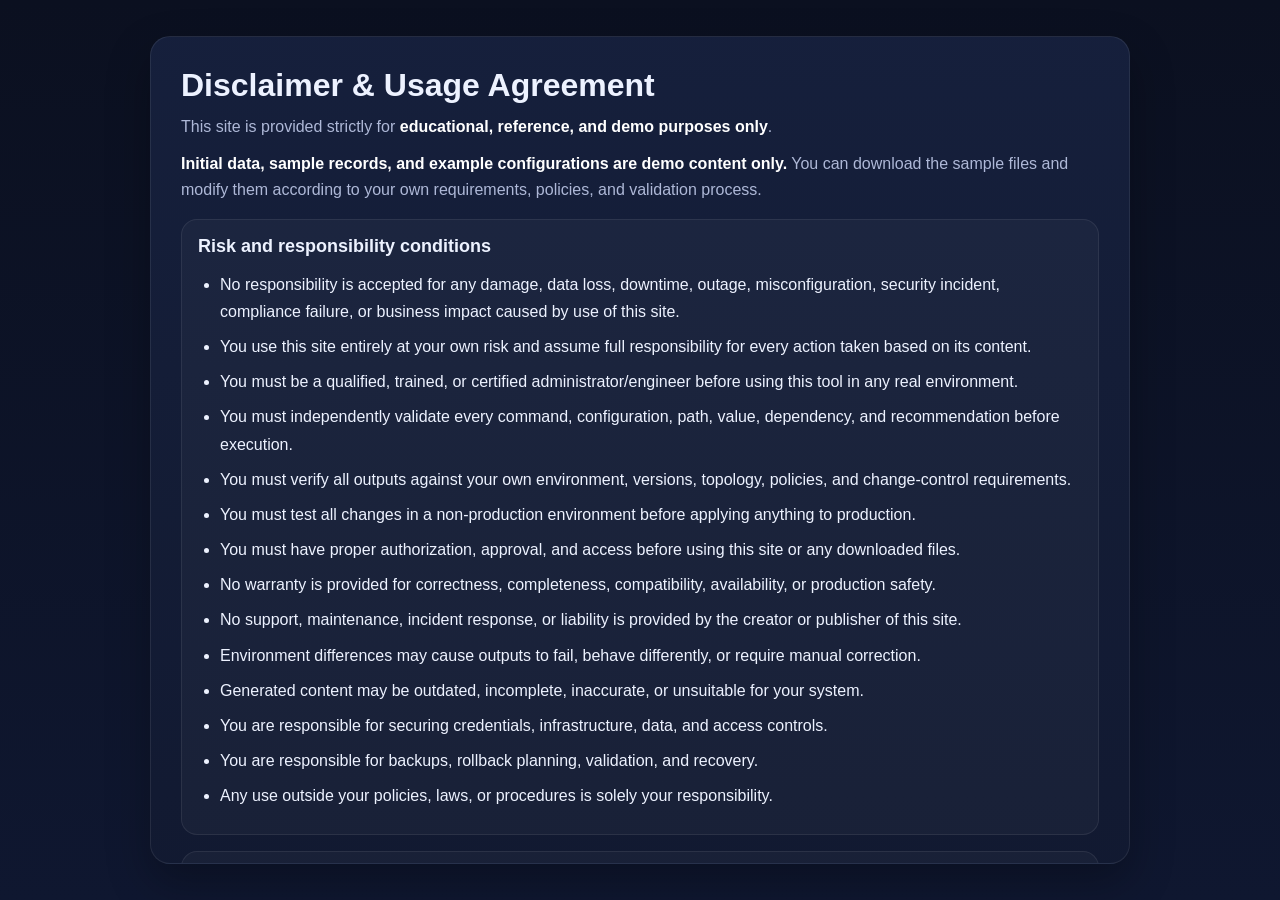
<file: disclaimer.html>
<!DOCTYPE html>
<html lang="en">
<head>
<meta charset="UTF-8">
<meta name="viewport" content="width=device-width, initial-scale=1.0">
<title>Disclaimer & Usage Agreement</title>
<style>
:root{--bg:#0b1020;--panel:#121a31;--text:#edf2ff;--muted:#aeb8d7;--accent:#f97316;--shadow:0 18px 44px rgba(0,0,0,.28)}
*{box-sizing:border-box}
body{margin:0;min-height:100vh;font-family:Arial,sans-serif;color:var(--text);background:linear-gradient(180deg,#0b1020 0%,#0f1730 100%);display:flex;align-items:center;justify-content:center;padding:24px}
.box{width:min(980px,100%);max-height:92vh;overflow:auto;padding:30px;background:linear-gradient(180deg,rgba(22,32,61,.98),rgba(18,26,49,.98));border:1px solid rgba(255,255,255,.08);border-radius:20px;box-shadow:var(--shadow)}
h1{margin:0 0 10px;font-size:32px;line-height:1.15}
p{margin:0 0 12px;color:var(--muted);line-height:1.6}
ul{margin:14px 0 0;padding-left:22px;line-height:1.7}
li{margin:0 0 8px}
.note{margin-top:16px;padding:14px 16px;border-radius:16px;border:1px solid rgba(245,158,11,.28);background:rgba(245,158,11,.10);color:#fde68a}
.section{margin-top:16px;padding:16px;border-radius:16px;border:1px solid rgba(255,255,255,.08);background:rgba(255,255,255,.03)}
.section h2{margin:0 0 8px;font-size:18px}
.section p{margin:0;color:#dbeafe}
.actions{display:flex;gap:12px;flex-wrap:wrap;margin-top:20px}
button,a.btn{appearance:none;border:none;cursor:pointer;text-decoration:none;display:inline-flex;align-items:center;justify-content:center;padding:12px 18px;border-radius:12px;font-weight:800;font-size:14px}
.primary{background:linear-gradient(180deg,#f97316,#ea580c);color:#fff}
.ghost{background:rgba(255,255,255,.06);color:#fff;border:1px solid rgba(255,255,255,.08)}
.fine{margin-top:14px;font-size:12px;color:#94a3b8;line-height:1.55}
strong{color:#fff}
@media (max-width:760px){h1{font-size:26px}.box{padding:20px}}
</style>
</head>
<body>
<main class="box" aria-label="Disclaimer gate">
  <h1>Disclaimer & Usage Agreement</h1>
  <p>This site is provided strictly for <strong>educational, reference, and demo purposes only</strong>.</p>
  <p><strong>Initial data, sample records, and example configurations are demo content only.</strong> You can download the sample files and modify them according to your own requirements, policies, and validation process.</p>

  <div class="section">
    <h2>Risk and responsibility conditions</h2>
    <ul>
      <li>No responsibility is accepted for any damage, data loss, downtime, outage, misconfiguration, security incident, compliance failure, or business impact caused by use of this site.</li>
      <li>You use this site entirely at your own risk and assume full responsibility for every action taken based on its content.</li>
      <li>You must be a qualified, trained, or certified administrator/engineer before using this tool in any real environment.</li>
      <li>You must independently validate every command, configuration, path, value, dependency, and recommendation before execution.</li>
      <li>You must verify all outputs against your own environment, versions, topology, policies, and change-control requirements.</li>
      <li>You must test all changes in a non-production environment before applying anything to production.</li>
      <li>You must have proper authorization, approval, and access before using this site or any downloaded files.</li>
      <li>No warranty is provided for correctness, completeness, compatibility, availability, or production safety.</li>
      <li>No support, maintenance, incident response, or liability is provided by the creator or publisher of this site.</li>
      <li>Environment differences may cause outputs to fail, behave differently, or require manual correction.</li>
      <li>Generated content may be outdated, incomplete, inaccurate, or unsuitable for your system.</li>
      <li>You are responsible for securing credentials, infrastructure, data, and access controls.</li>
      <li>You are responsible for backups, rollback planning, validation, and recovery.</li>
      <li>Any use outside your policies, laws, or procedures is solely your responsibility.</li>
    </ul>
  </div>

  <div class="section">
    <h2>Maximum risk removal intent</h2>
    <p>This disclaimer is intended to reduce risk by making clear that the site is only a starting point. It does not eliminate risk, does not replace professional judgment, and does not replace your organization’s validation process.</p>
  </div>

  <div class="note">
    By clicking <strong>Accept & Continue</strong>, you confirm that you have read, understood, and accepted all conditions above.
  </div>

  <div class="actions">
    <button class="primary" id="acceptBtn" type="button">Accept & Continue</button>
    <a class="btn ghost" href="https://www.google.com" rel="noopener">Leave Site</a>
  </div>

  <div class="fine">
    Acceptance is stored locally in your browser only. Clearing browser data will show this page again.
  </div>
</main>

<script>
const KEY = "splunkPsOpsStudio.disclaimerAccepted.v1";
const accept = () => {
  try { localStorage.setItem(KEY, "true"); } catch (e) {}
  window.location.replace("index.html");
};
document.getElementById("acceptBtn").addEventListener("click", accept);
try {
  if (localStorage.getItem(KEY) === "true") window.location.replace("index.html");
} catch (e) {}
</script>
</body>
</html>
</file>
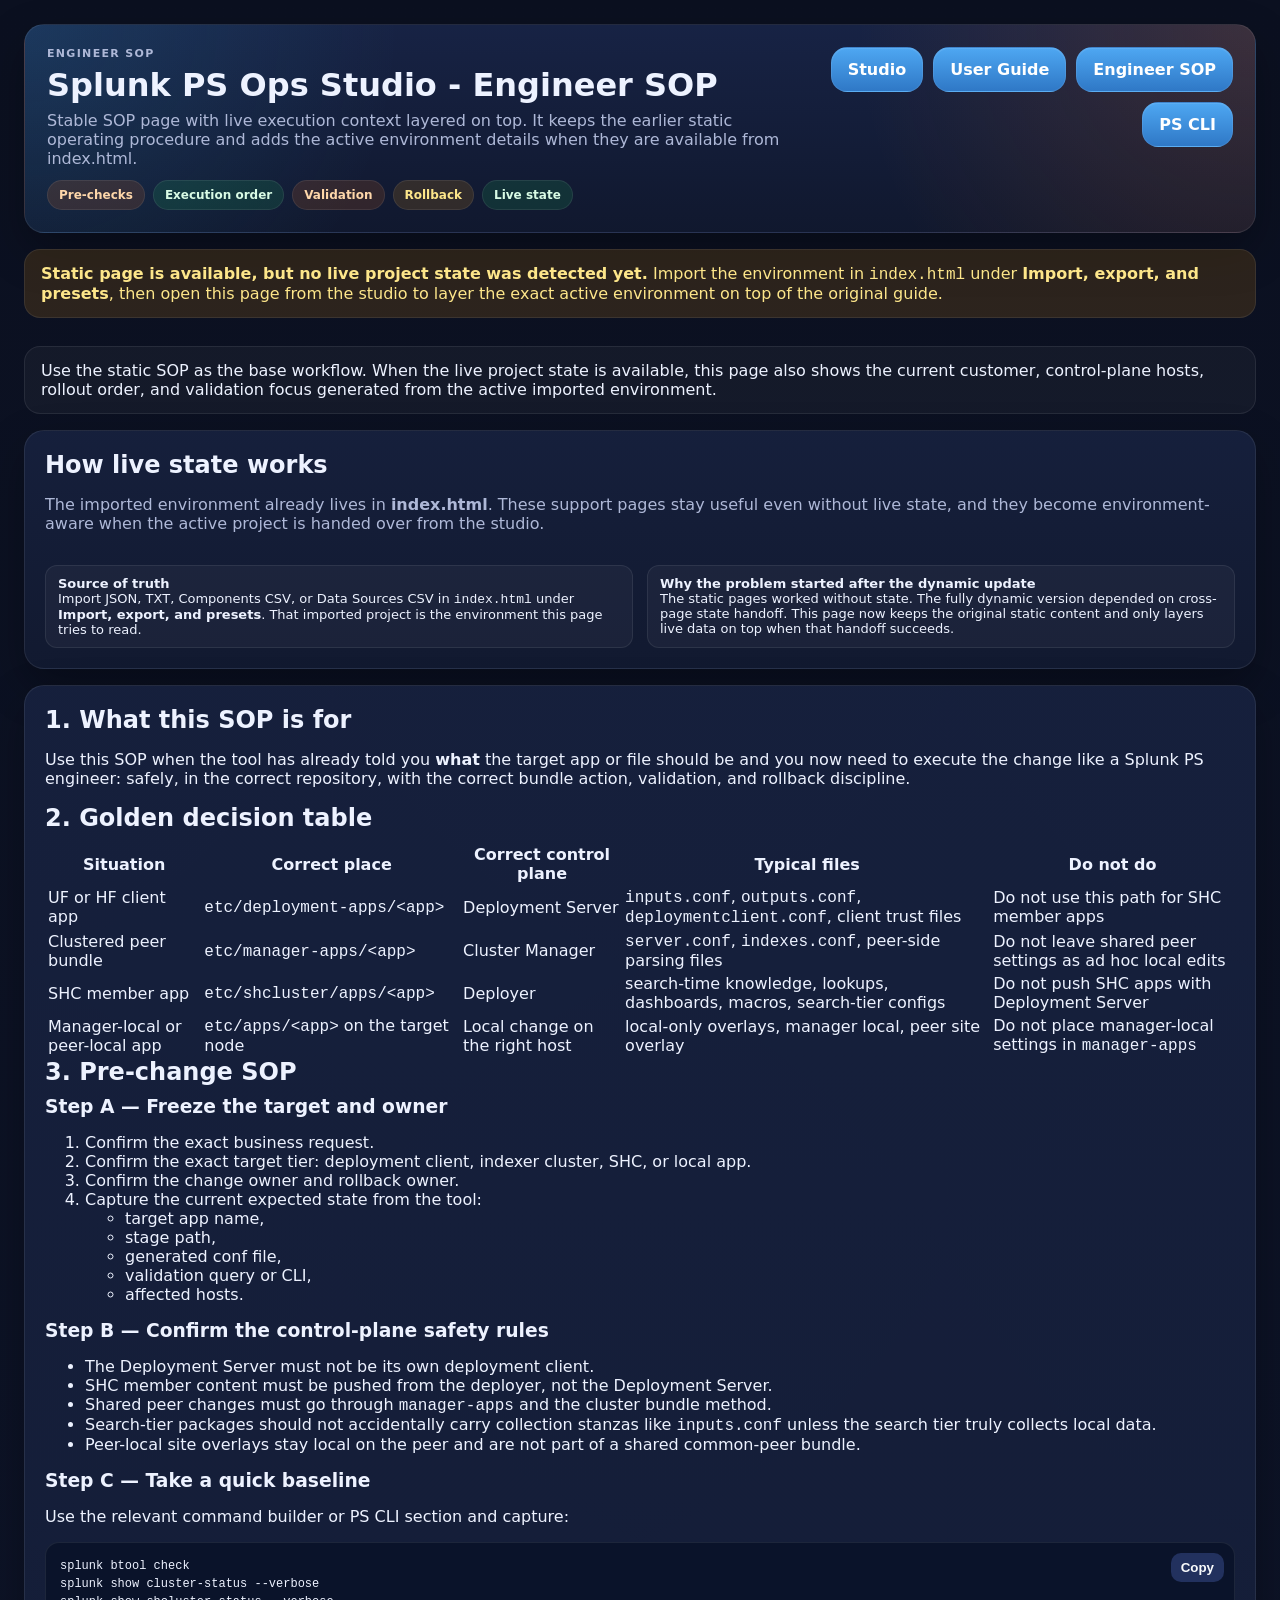
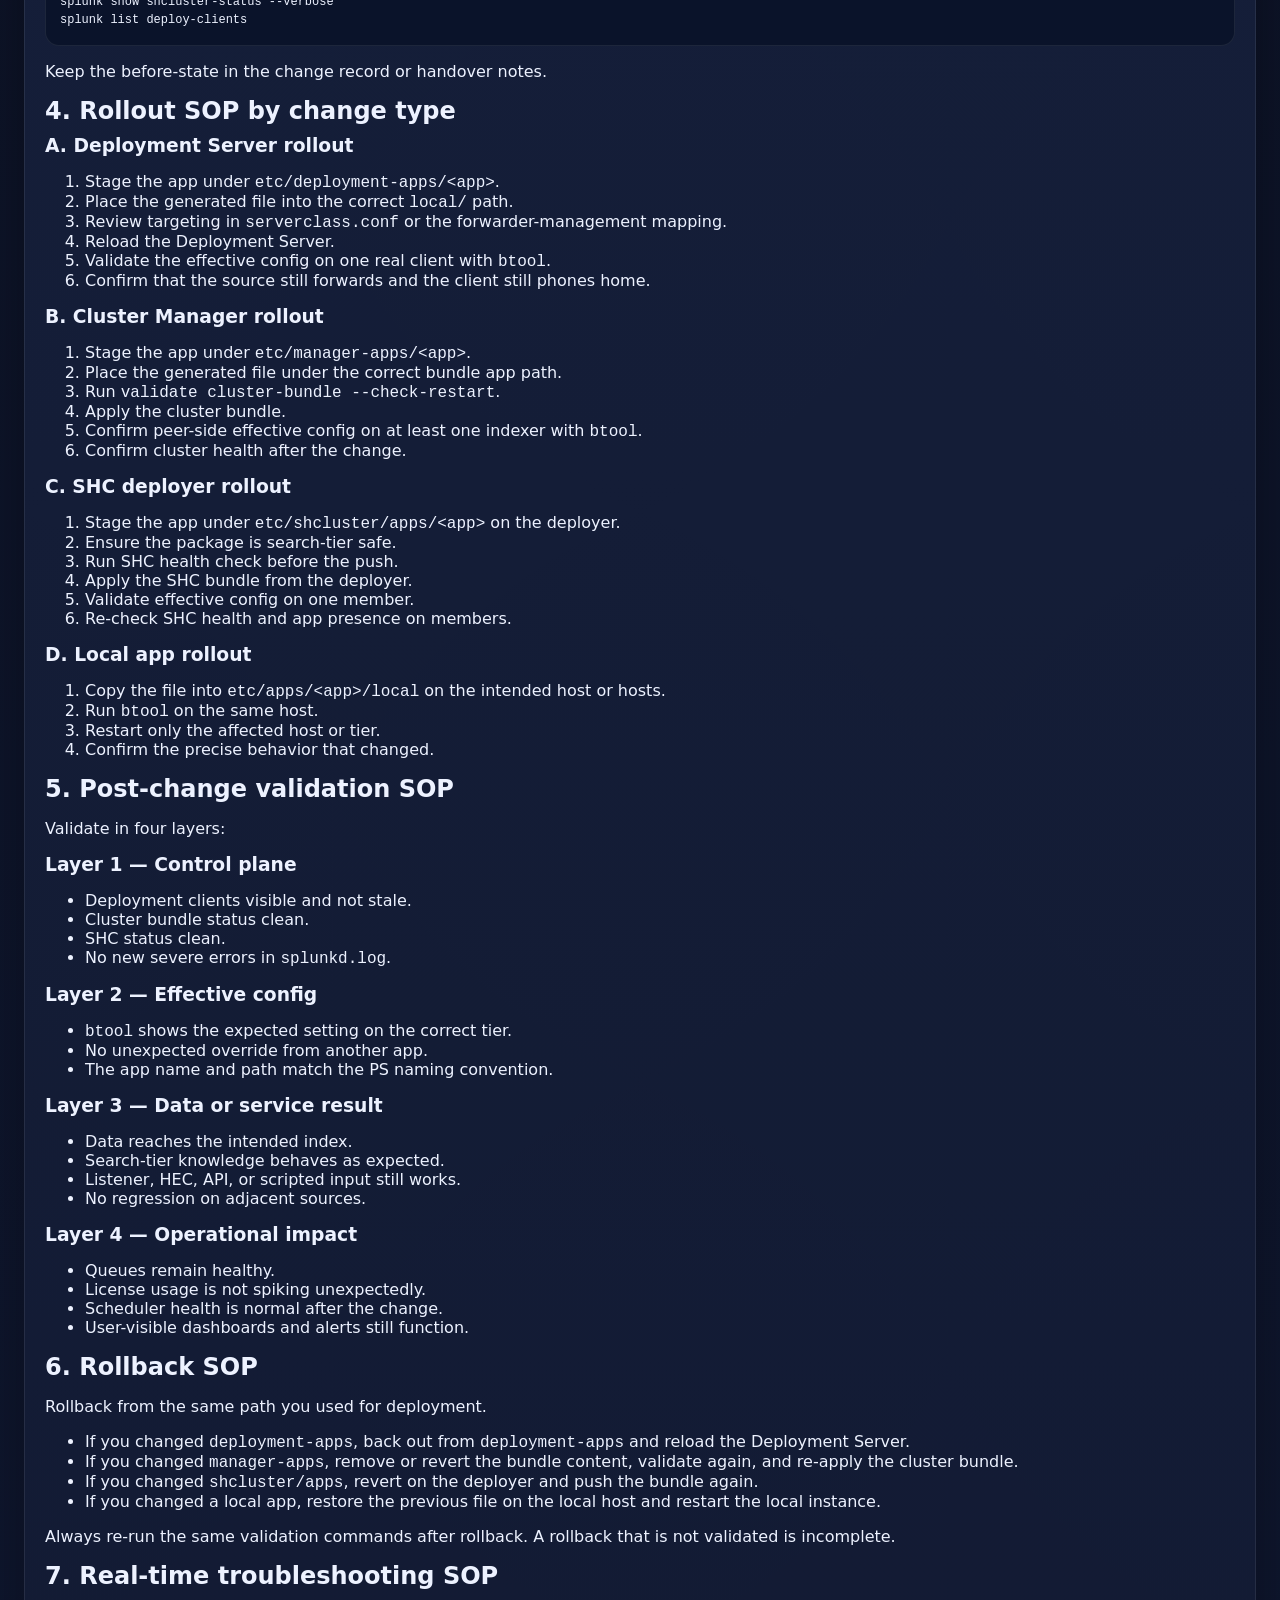
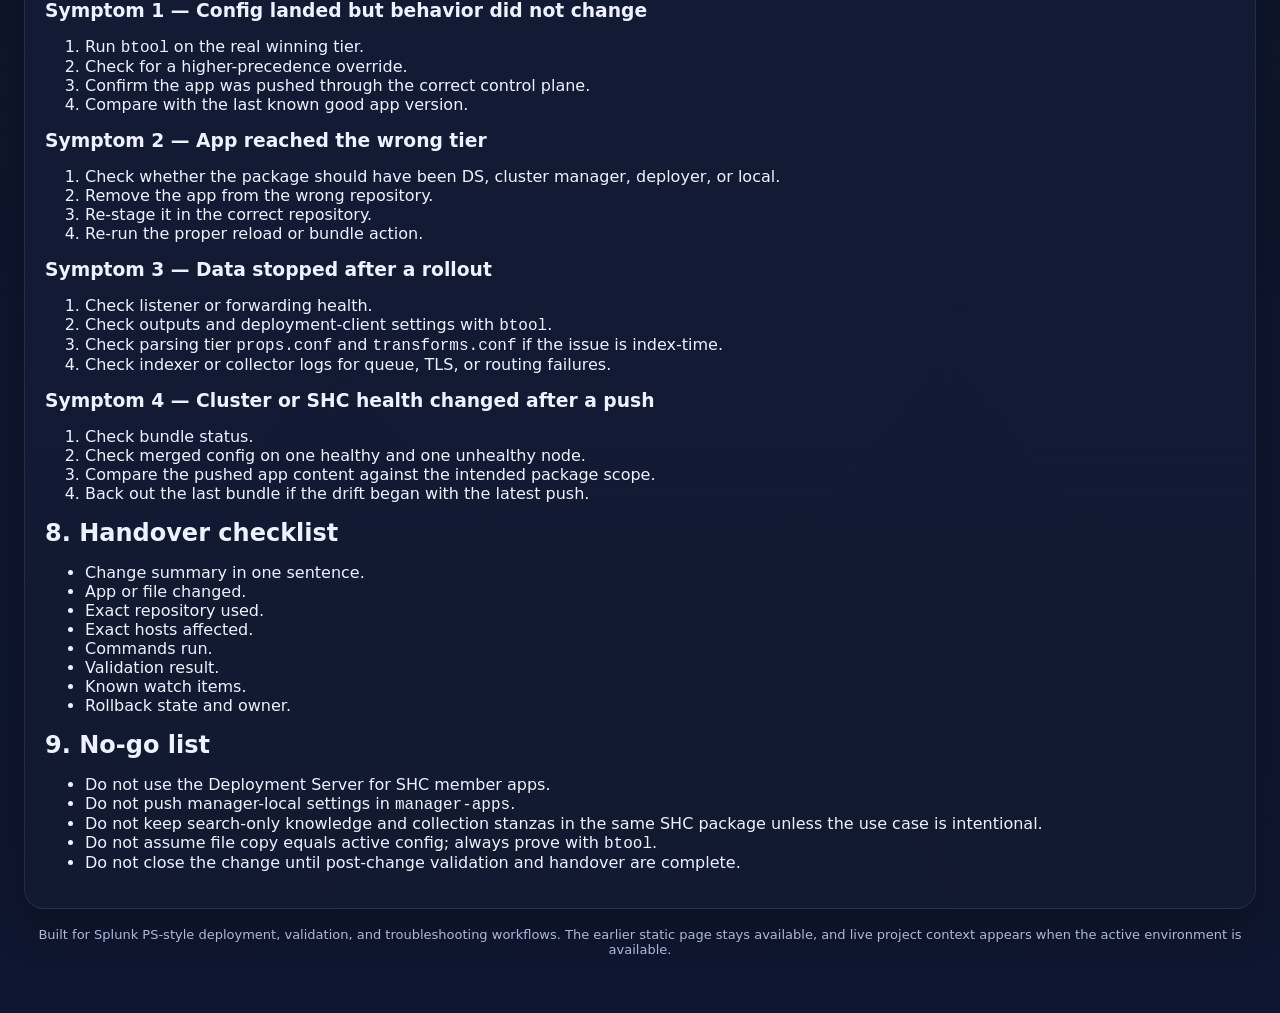
<file: engineer_sop.html>
<!DOCTYPE html>
<html lang="en">
<head>
  <meta charset="UTF-8" />
  <meta name="viewport" content="width=device-width, initial-scale=1.0" />
  <title>Splunk PS Ops Studio - Engineer SOP</title>
  <link rel="stylesheet" href="support.css" />
  <script defer src="support.js"></script>
</head>
<body data-page="sop">
  <div class="shell">
    <div class="topbar">
      <div class="brand">
        <div class="kicker">Engineer SOP</div>
        <h1>Splunk PS Ops Studio - Engineer SOP</h1>
        <p>Stable SOP page with live execution context layered on top. It keeps the earlier static operating procedure and adds the active environment details when they are available from index.html.</p>
        <div class="badges"><span class="badge accent">Pre-checks</span><span class="badge good">Execution order</span><span class="badge accent">Validation</span><span class="badge warn">Rollback</span><span class="badge good">Live state</span></div>
      </div>
      <div class="nav">
        <a class="nav-button" href="index.html#support">Studio</a>
        <a class="nav-button" href="help_user_guide.html">User Guide</a>
        <a class="nav-button" href="engineer_sop.html">Engineer SOP</a>
        <a class="nav-button" href="ps_cli_reference.html">PS CLI</a>
      </div>
    </div>
    <div class="hero">
      <div id="stateStatus"></div>
      <div id="summaryGrid" class="metrics-grid"></div>
      <div class="callout">Use the static SOP as the base workflow. When the live project state is available, this page also shows the current customer, control-plane hosts, rollout order, and validation focus generated from the active imported environment.</div>
    </div>
    <div id="liveContext"></div>
    <div class="card content">
      <h2>1. What this SOP is for</h2>
<p>Use this SOP when the tool has already told you <strong>what</strong> the target app or file should be and you now need to execute the change like a Splunk PS engineer: safely, in the correct repository, with the correct bundle action, validation, and rollback discipline.</p>
<h2>2. Golden decision table</h2>
<table>
<thead>
<tr>
  <th>Situation</th>
  <th>Correct place</th>
  <th>Correct control plane</th>
  <th>Typical files</th>
  <th>Do not do</th>
</tr>
</thead>
<tbody>
<tr>
  <td>UF or HF client app</td>
  <td><code>etc/deployment-apps/&lt;app&gt;</code></td>
  <td>Deployment Server</td>
  <td><code>inputs.conf</code>, <code>outputs.conf</code>, <code>deploymentclient.conf</code>, client trust files</td>
  <td>Do not use this path for SHC member apps</td>
</tr>
<tr>
  <td>Clustered peer bundle</td>
  <td><code>etc/manager-apps/&lt;app&gt;</code></td>
  <td>Cluster Manager</td>
  <td><code>server.conf</code>, <code>indexes.conf</code>, peer-side parsing files</td>
  <td>Do not leave shared peer settings as ad hoc local edits</td>
</tr>
<tr>
  <td>SHC member app</td>
  <td><code>etc/shcluster/apps/&lt;app&gt;</code></td>
  <td>Deployer</td>
  <td>search-time knowledge, lookups, dashboards, macros, search-tier configs</td>
  <td>Do not push SHC apps with Deployment Server</td>
</tr>
<tr>
  <td>Manager-local or peer-local app</td>
  <td><code>etc/apps/&lt;app&gt;</code> on the target node</td>
  <td>Local change on the right host</td>
  <td>local-only overlays, manager local, peer site overlay</td>
  <td>Do not place manager-local settings in <code>manager-apps</code></td>
</tr>
</tbody>
</table>
<h2>3. Pre-change SOP</h2>
<h3>Step A — Freeze the target and owner</h3>
<ol>
<li>Confirm the exact business request.</li>
<li>Confirm the exact target tier: deployment client, indexer cluster, SHC, or local app.</li>
<li>Confirm the change owner and rollback owner.</li>
<li>Capture the current expected state from the tool:<ul>
<li>target app name,</li>
<li>stage path,</li>
<li>generated conf file,</li>
<li>validation query or CLI,</li>
<li>affected hosts.</li>
</ul>
</li>
</ol>
<h3>Step B — Confirm the control-plane safety rules</h3>
<ul>
<li>The Deployment Server must not be its own deployment client.</li>
<li>SHC member content must be pushed from the deployer, not the Deployment Server.</li>
<li>Shared peer changes must go through <code>manager-apps</code> and the cluster bundle method.</li>
<li>Search-tier packages should not accidentally carry collection stanzas like <code>inputs.conf</code> unless the search tier truly collects local data.</li>
<li>Peer-local site overlays stay local on the peer and are not part of a shared common-peer bundle.</li>
</ul>
<h3>Step C — Take a quick baseline</h3>
<p>Use the relevant command builder or PS CLI section and capture:</p>
<pre><code class="language-bash">splunk btool check
splunk show cluster-status --verbose
splunk show shcluster-status --verbose
splunk list deploy-clients
</code></pre>
<p>Keep the before-state in the change record or handover notes.</p>
<h2>4. Rollout SOP by change type</h2>
<h3>A. Deployment Server rollout</h3>
<ol>
<li>Stage the app under <code>etc/deployment-apps/&lt;app&gt;</code>.</li>
<li>Place the generated file into the correct <code>local/</code> path.</li>
<li>Review targeting in <code>serverclass.conf</code> or the forwarder-management mapping.</li>
<li>Reload the Deployment Server.</li>
<li>Validate the effective config on one real client with <code>btool</code>.</li>
<li>Confirm that the source still forwards and the client still phones home.</li>
</ol>
<h3>B. Cluster Manager rollout</h3>
<ol>
<li>Stage the app under <code>etc/manager-apps/&lt;app&gt;</code>.</li>
<li>Place the generated file under the correct bundle app path.</li>
<li>Run <code>validate cluster-bundle --check-restart</code>.</li>
<li>Apply the cluster bundle.</li>
<li>Confirm peer-side effective config on at least one indexer with <code>btool</code>.</li>
<li>Confirm cluster health after the change.</li>
</ol>
<h3>C. SHC deployer rollout</h3>
<ol>
<li>Stage the app under <code>etc/shcluster/apps/&lt;app&gt;</code> on the deployer.</li>
<li>Ensure the package is search-tier safe.</li>
<li>Run SHC health check before the push.</li>
<li>Apply the SHC bundle from the deployer.</li>
<li>Validate effective config on one member.</li>
<li>Re-check SHC health and app presence on members.</li>
</ol>
<h3>D. Local app rollout</h3>
<ol>
<li>Copy the file into <code>etc/apps/&lt;app&gt;/local</code> on the intended host or hosts.</li>
<li>Run <code>btool</code> on the same host.</li>
<li>Restart only the affected host or tier.</li>
<li>Confirm the precise behavior that changed.</li>
</ol>
<h2>5. Post-change validation SOP</h2>
<p>Validate in four layers:</p>
<h3>Layer 1 — Control plane</h3>
<ul>
<li>Deployment clients visible and not stale.</li>
<li>Cluster bundle status clean.</li>
<li>SHC status clean.</li>
<li>No new severe errors in <code>splunkd.log</code>.</li>
</ul>
<h3>Layer 2 — Effective config</h3>
<ul>
<li><code>btool</code> shows the expected setting on the correct tier.</li>
<li>No unexpected override from another app.</li>
<li>The app name and path match the PS naming convention.</li>
</ul>
<h3>Layer 3 — Data or service result</h3>
<ul>
<li>Data reaches the intended index.</li>
<li>Search-tier knowledge behaves as expected.</li>
<li>Listener, HEC, API, or scripted input still works.</li>
<li>No regression on adjacent sources.</li>
</ul>
<h3>Layer 4 — Operational impact</h3>
<ul>
<li>Queues remain healthy.</li>
<li>License usage is not spiking unexpectedly.</li>
<li>Scheduler health is normal after the change.</li>
<li>User-visible dashboards and alerts still function.</li>
</ul>
<h2>6. Rollback SOP</h2>
<p>Rollback from the same path you used for deployment.</p>
<ul>
<li>If you changed <code>deployment-apps</code>, back out from <code>deployment-apps</code> and reload the Deployment Server.</li>
<li>If you changed <code>manager-apps</code>, remove or revert the bundle content, validate again, and re-apply the cluster bundle.</li>
<li>If you changed <code>shcluster/apps</code>, revert on the deployer and push the bundle again.</li>
<li>If you changed a local app, restore the previous file on the local host and restart the local instance.</li>
</ul>
<p>Always re-run the same validation commands after rollback. A rollback that is not validated is incomplete.</p>
<h2>7. Real-time troubleshooting SOP</h2>
<h3>Symptom 1 — Config landed but behavior did not change</h3>
<ol>
<li>Run <code>btool</code> on the real winning tier.</li>
<li>Check for a higher-precedence override.</li>
<li>Confirm the app was pushed through the correct control plane.</li>
<li>Compare with the last known good app version.</li>
</ol>
<h3>Symptom 2 — App reached the wrong tier</h3>
<ol>
<li>Check whether the package should have been DS, cluster manager, deployer, or local.</li>
<li>Remove the app from the wrong repository.</li>
<li>Re-stage it in the correct repository.</li>
<li>Re-run the proper reload or bundle action.</li>
</ol>
<h3>Symptom 3 — Data stopped after a rollout</h3>
<ol>
<li>Check listener or forwarding health.</li>
<li>Check outputs and deployment-client settings with <code>btool</code>.</li>
<li>Check parsing tier <code>props.conf</code> and <code>transforms.conf</code> if the issue is index-time.</li>
<li>Check indexer or collector logs for queue, TLS, or routing failures.</li>
</ol>
<h3>Symptom 4 — Cluster or SHC health changed after a push</h3>
<ol>
<li>Check bundle status.</li>
<li>Check merged config on one healthy and one unhealthy node.</li>
<li>Compare the pushed app content against the intended package scope.</li>
<li>Back out the last bundle if the drift began with the latest push.</li>
</ol>
<h2>8. Handover checklist</h2>
<ul>
<li>Change summary in one sentence.</li>
<li>App or file changed.</li>
<li>Exact repository used.</li>
<li>Exact hosts affected.</li>
<li>Commands run.</li>
<li>Validation result.</li>
<li>Known watch items.</li>
<li>Rollback state and owner.</li>
</ul>
<h2>9. No-go list</h2>
<ul>
<li>Do not use the Deployment Server for SHC member apps.</li>
<li>Do not push manager-local settings in <code>manager-apps</code>.</li>
<li>Do not keep search-only knowledge and collection stanzas in the same SHC package unless the use case is intentional.</li>
<li>Do not assume file copy equals active config; always prove with <code>btool</code>.</li>
<li>Do not close the change until post-change validation and handover are complete.</li>
</ul>

    </div>
    <div class="footer">Built for Splunk PS-style deployment, validation, and troubleshooting workflows. The earlier static page stays available, and live project context appears when the active environment is available.</div>
  </div>
</body>
</html>
</file>
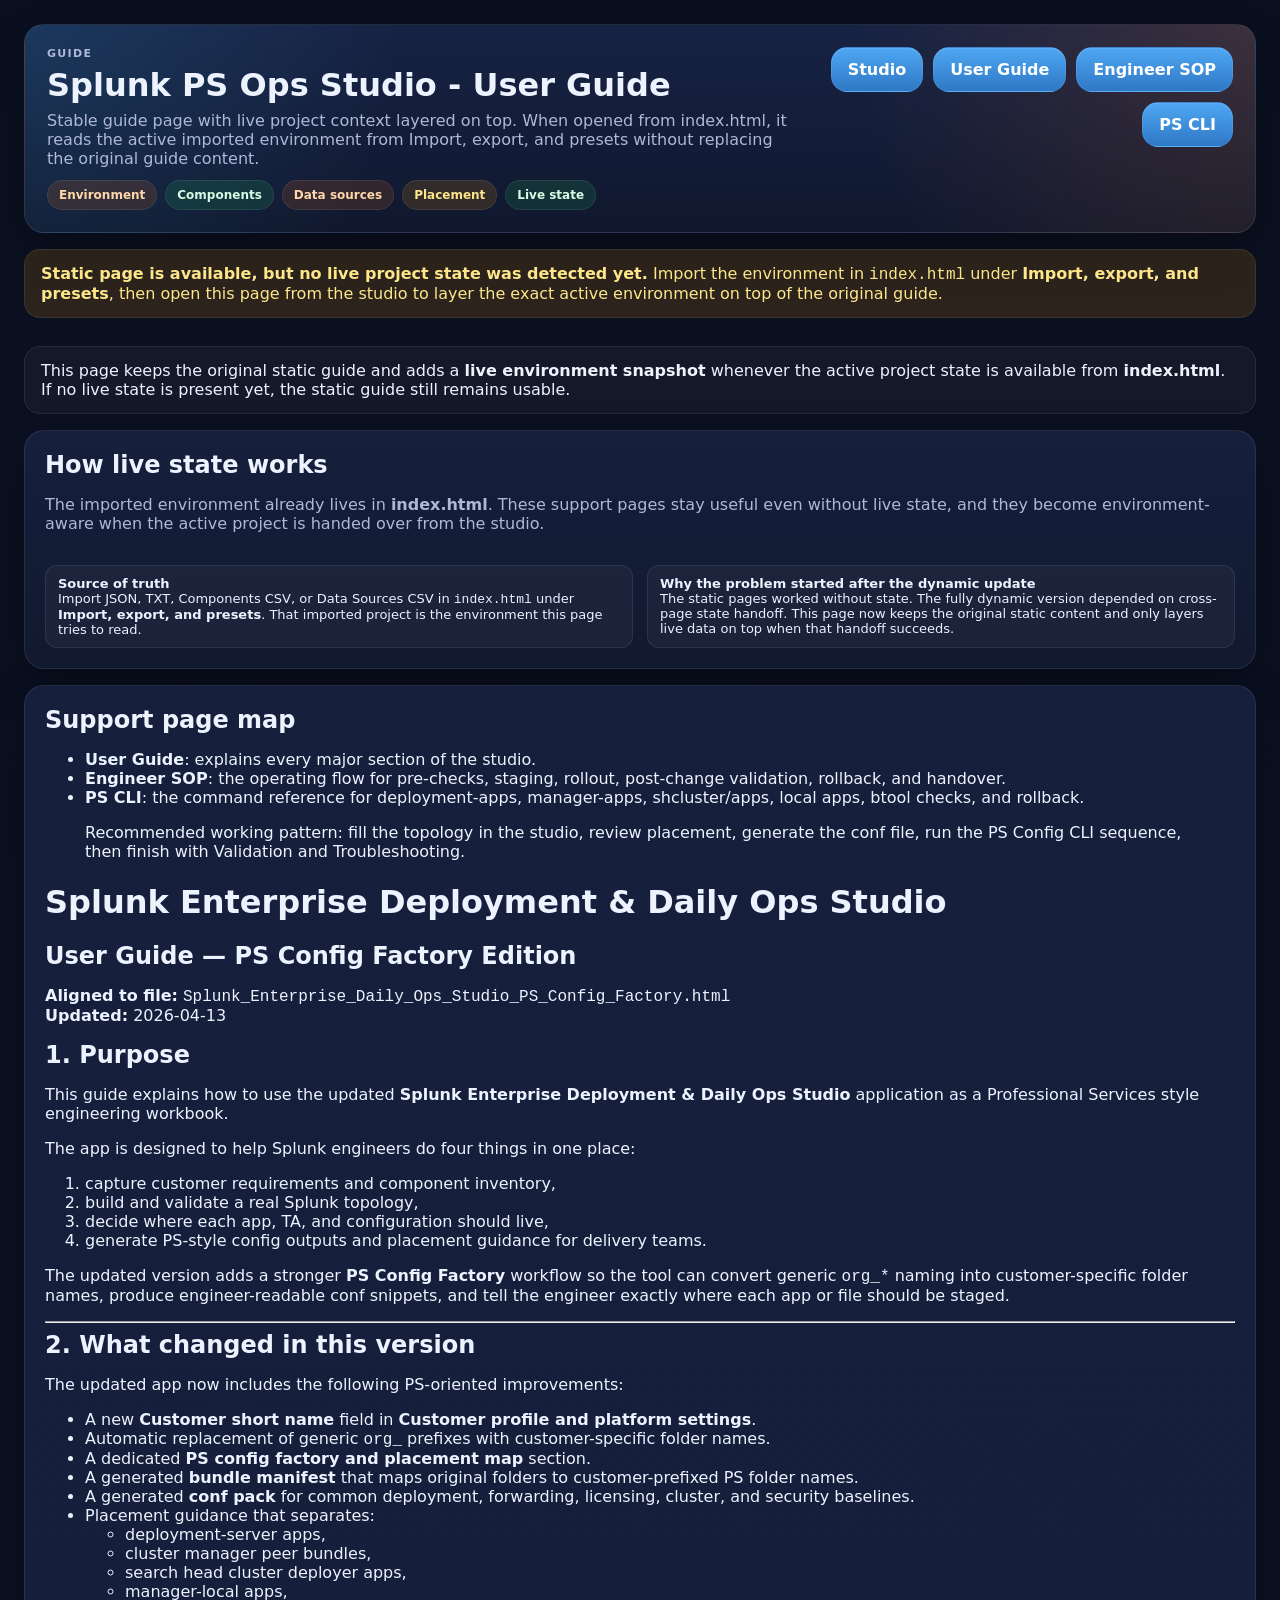
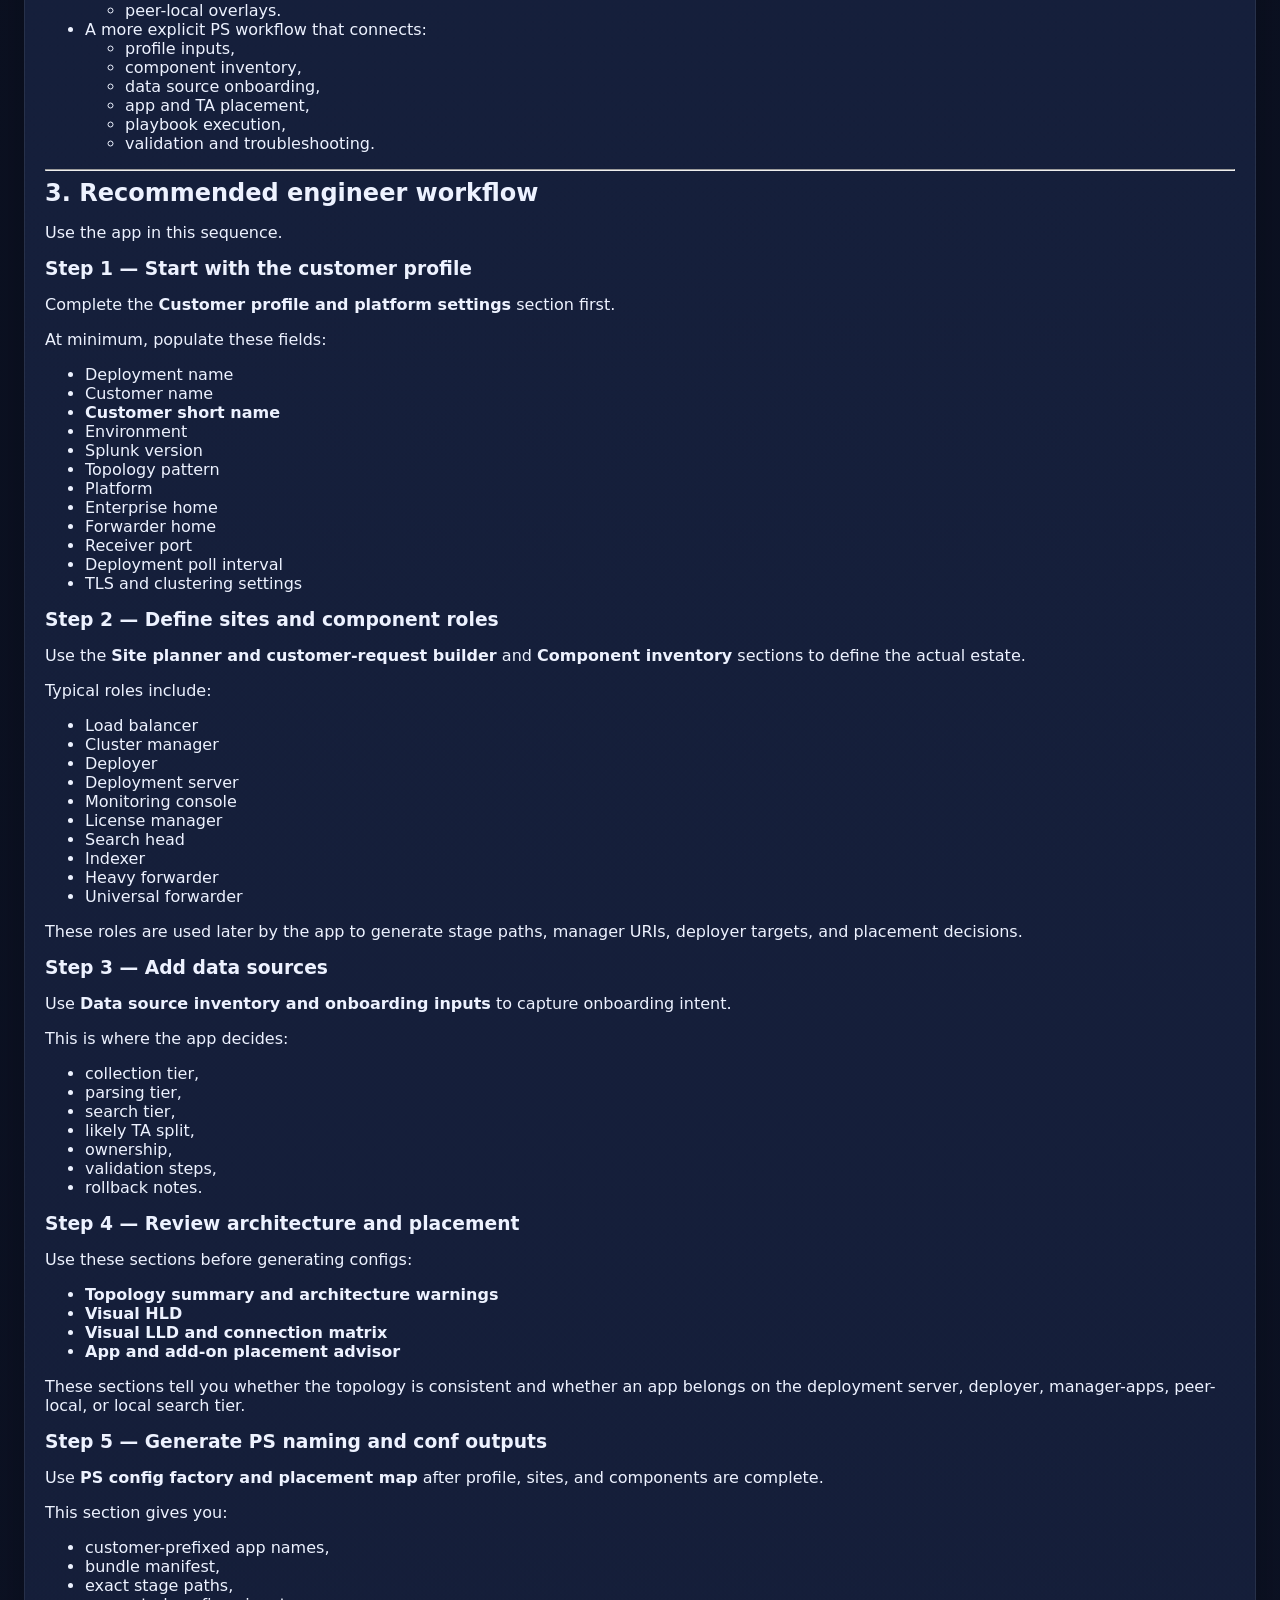
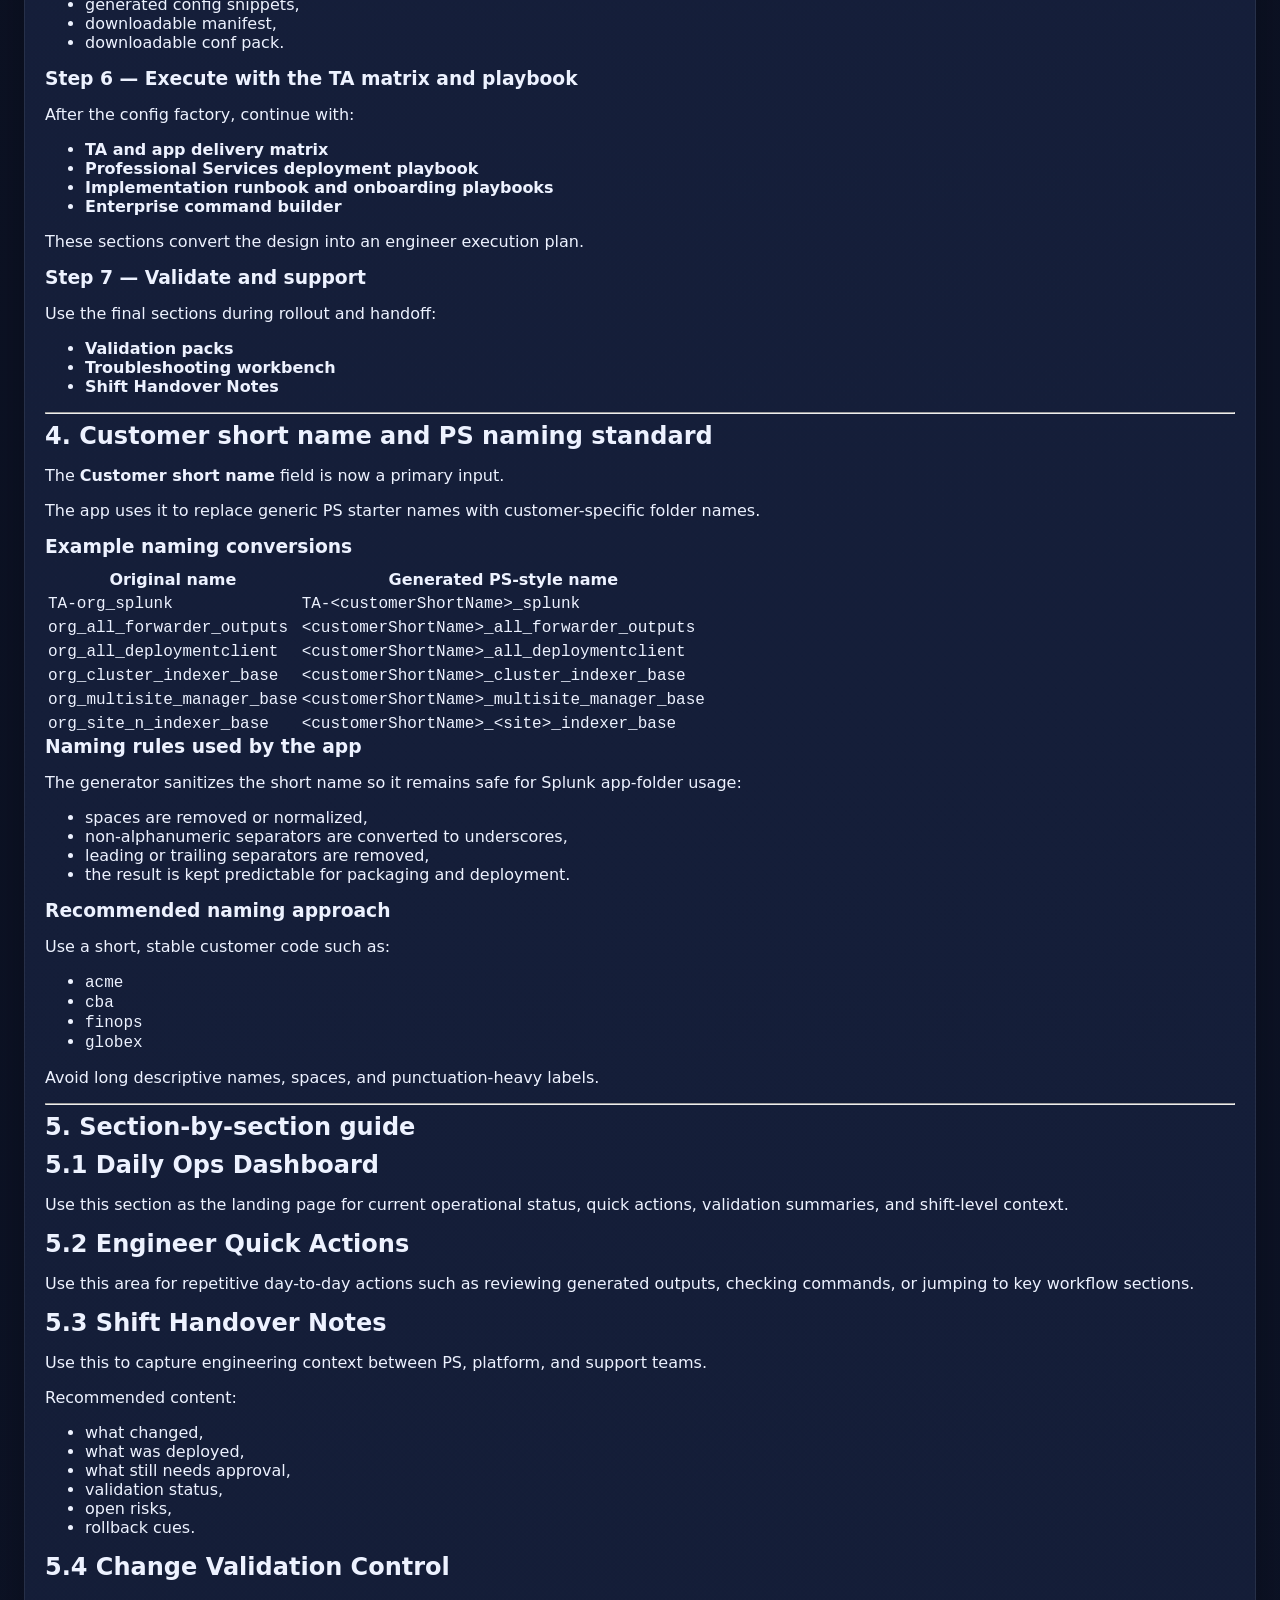
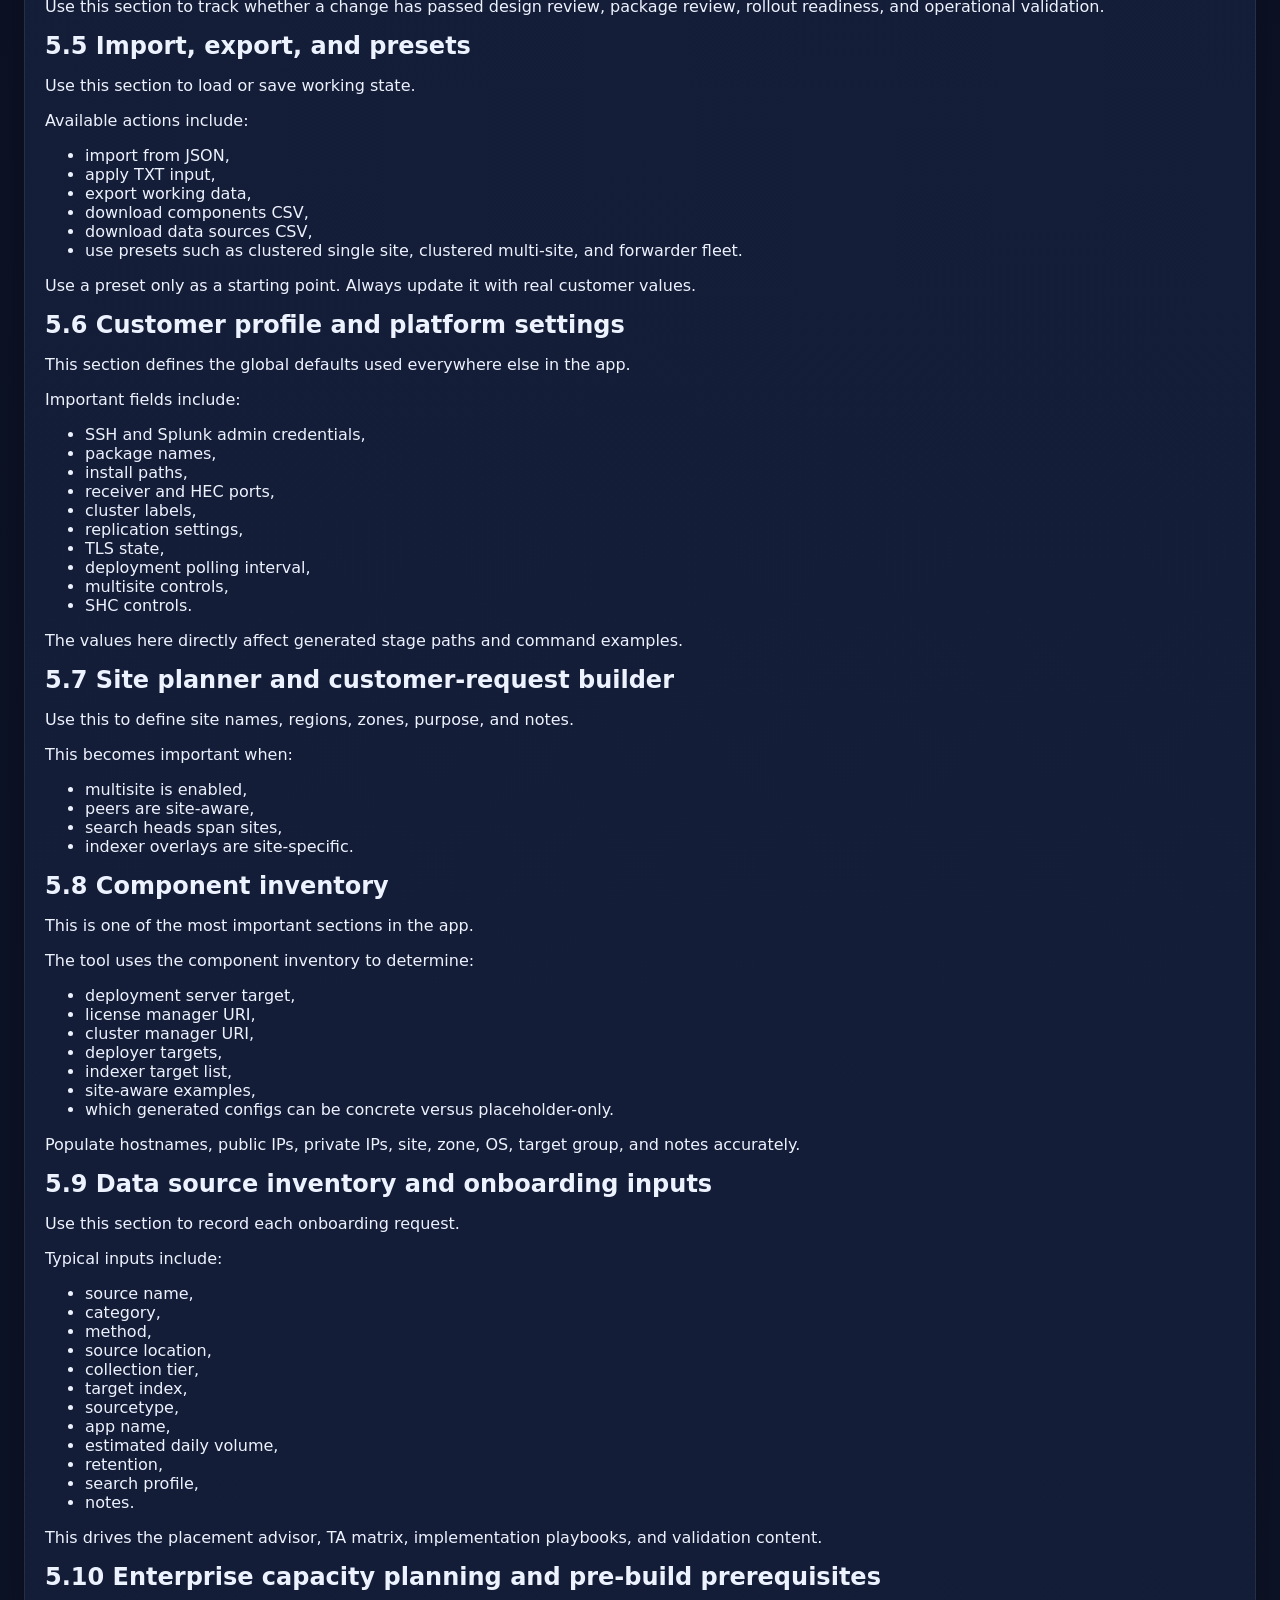
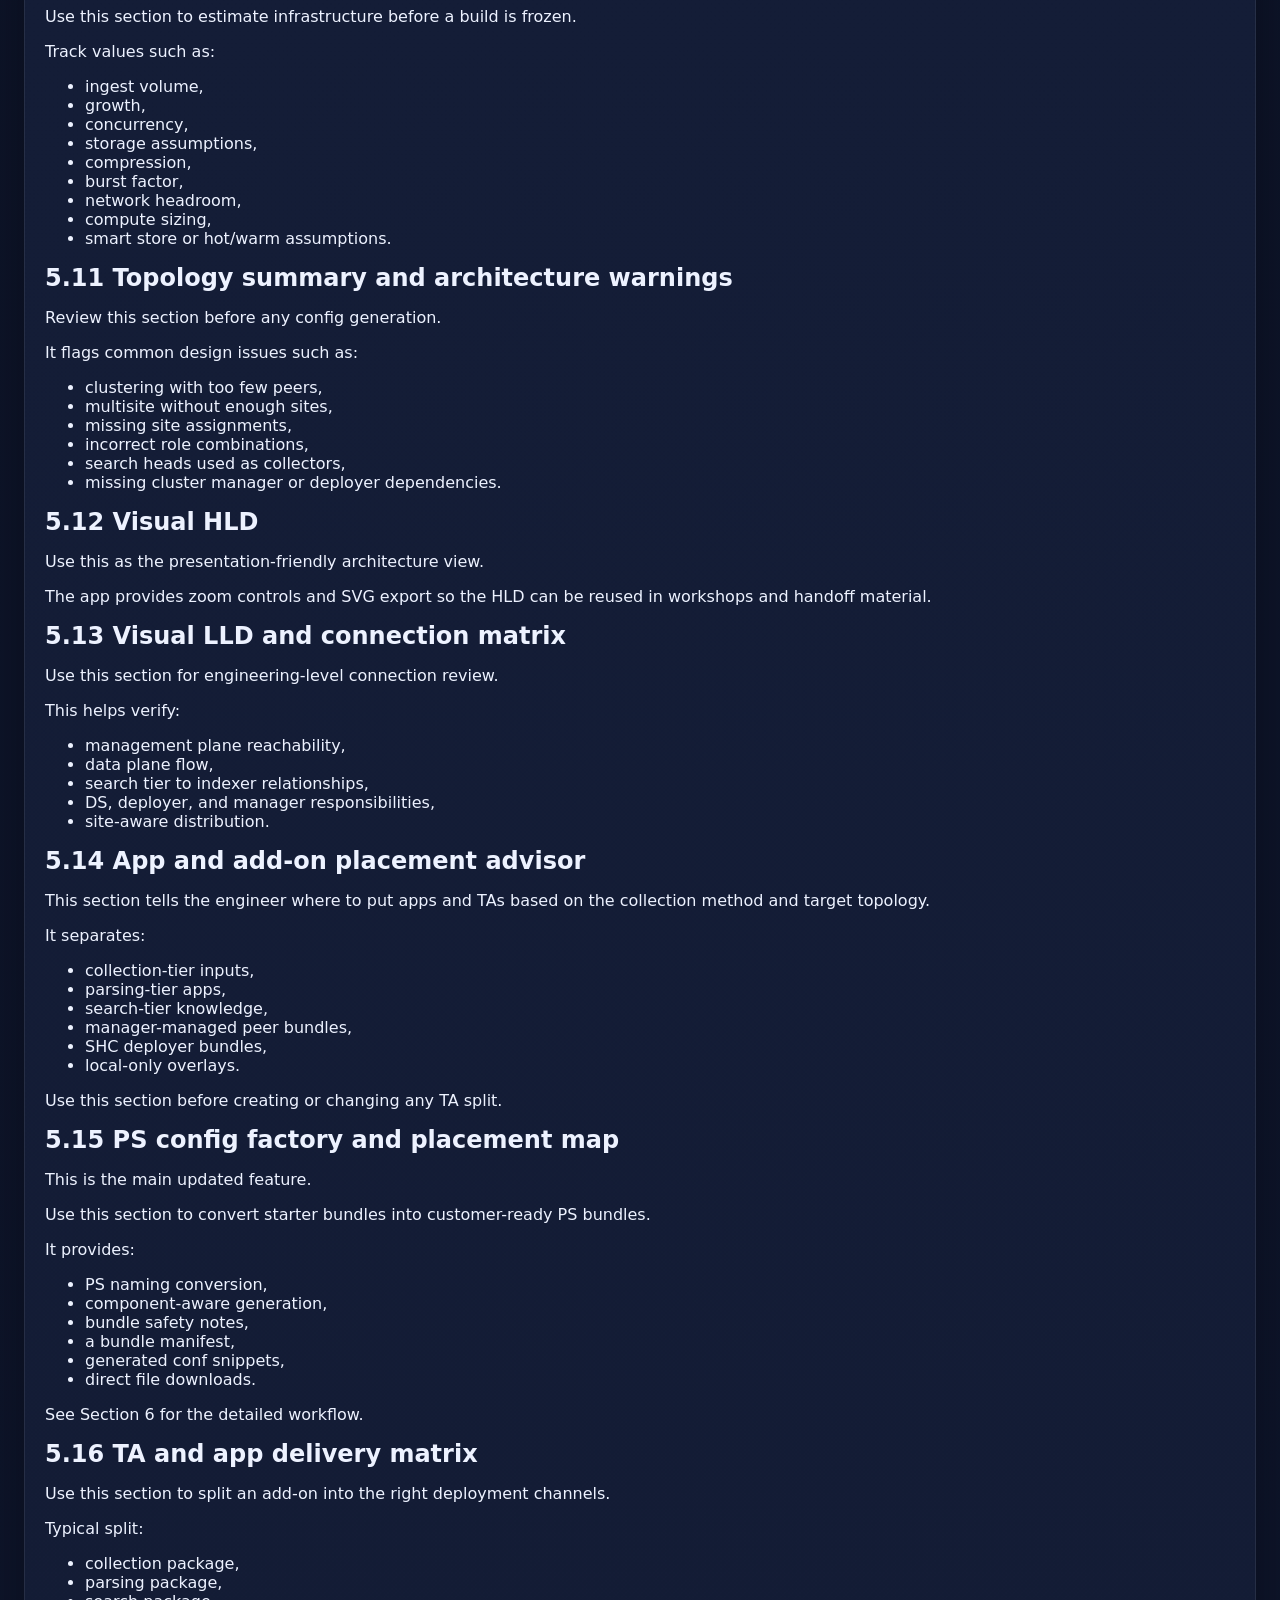
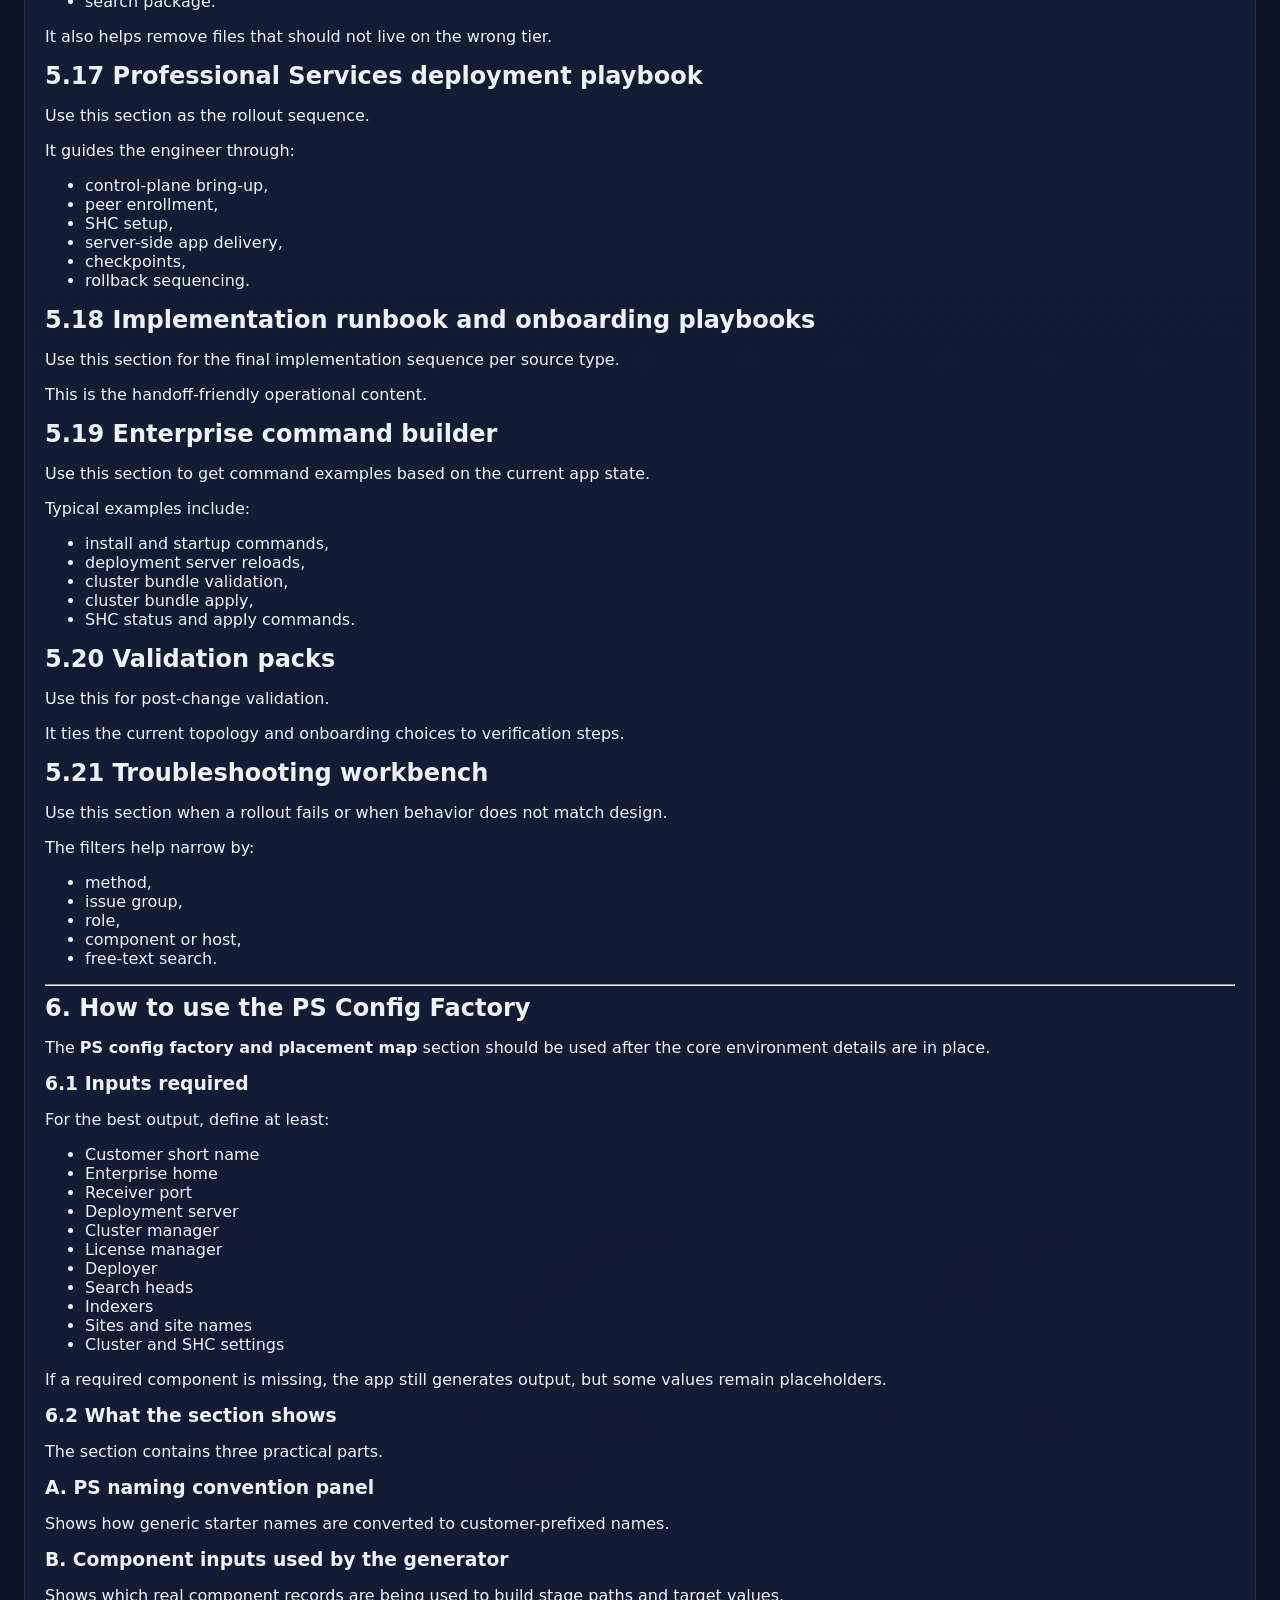
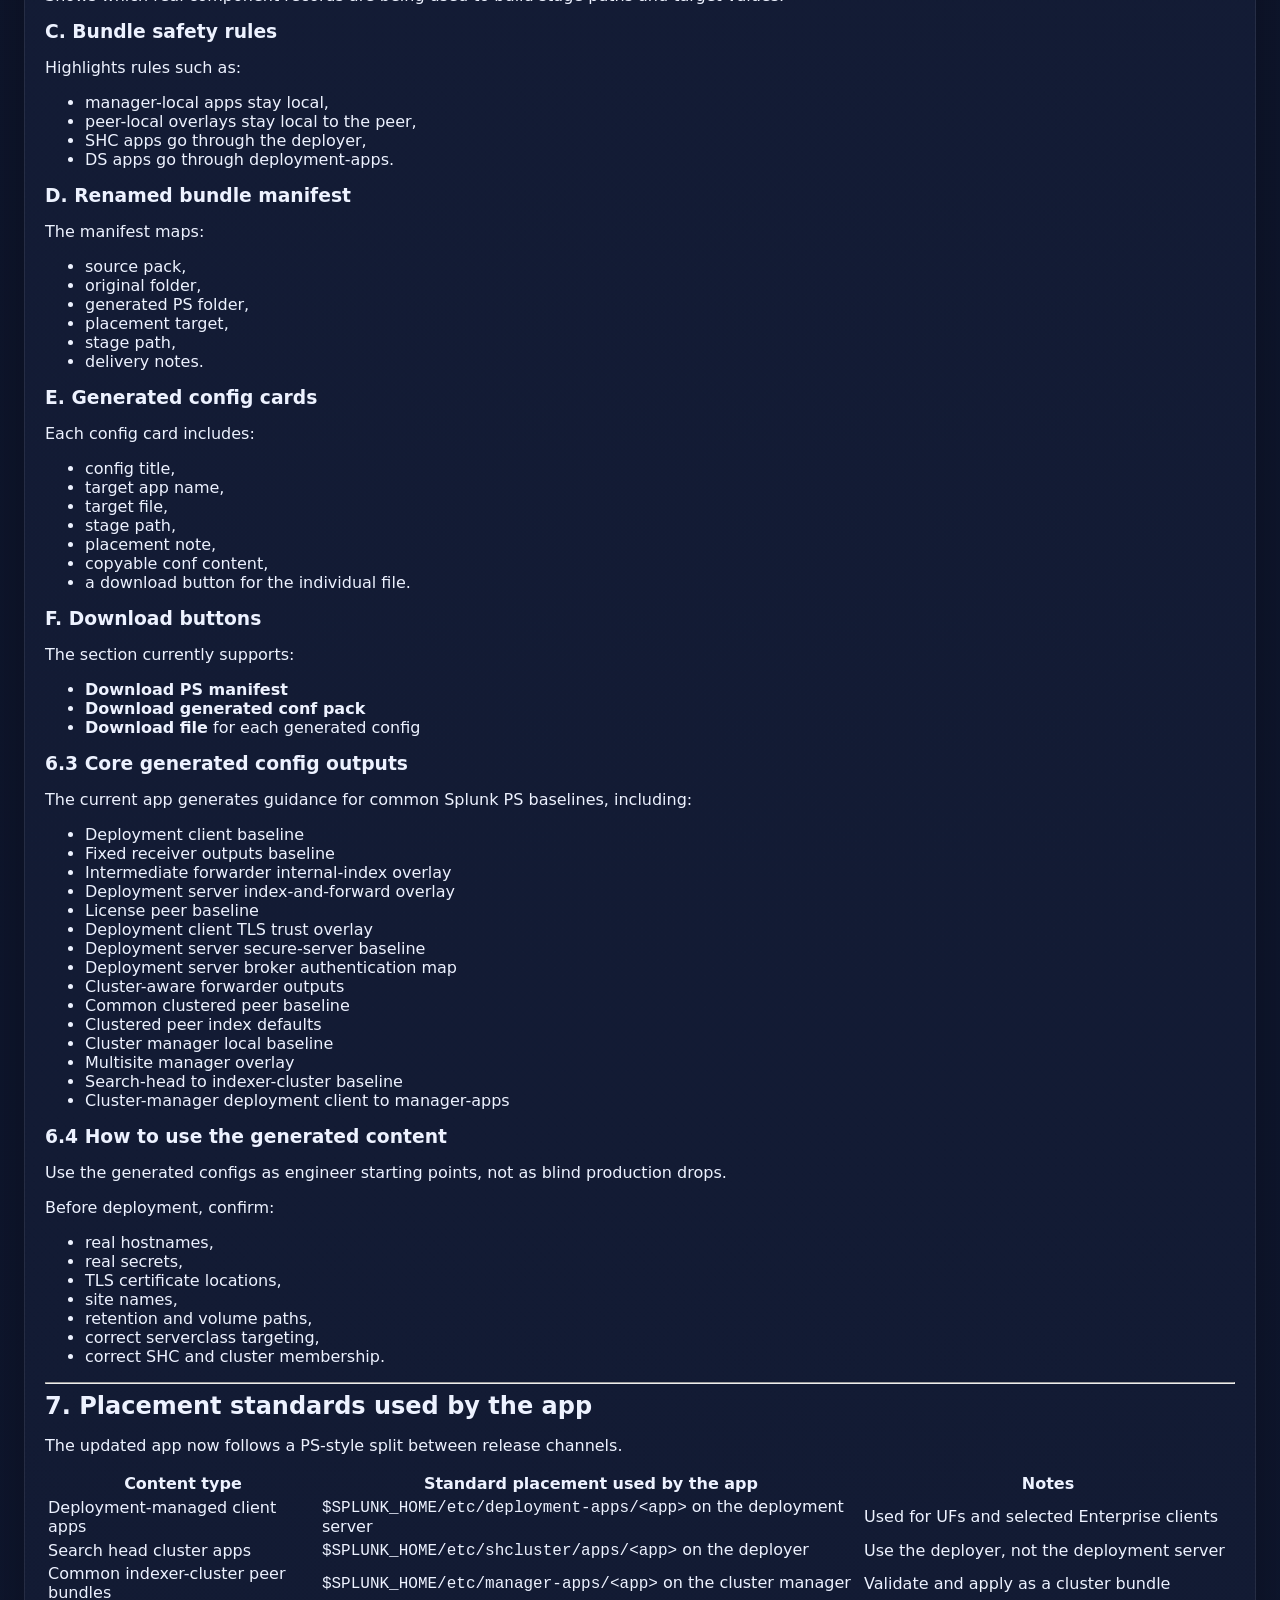
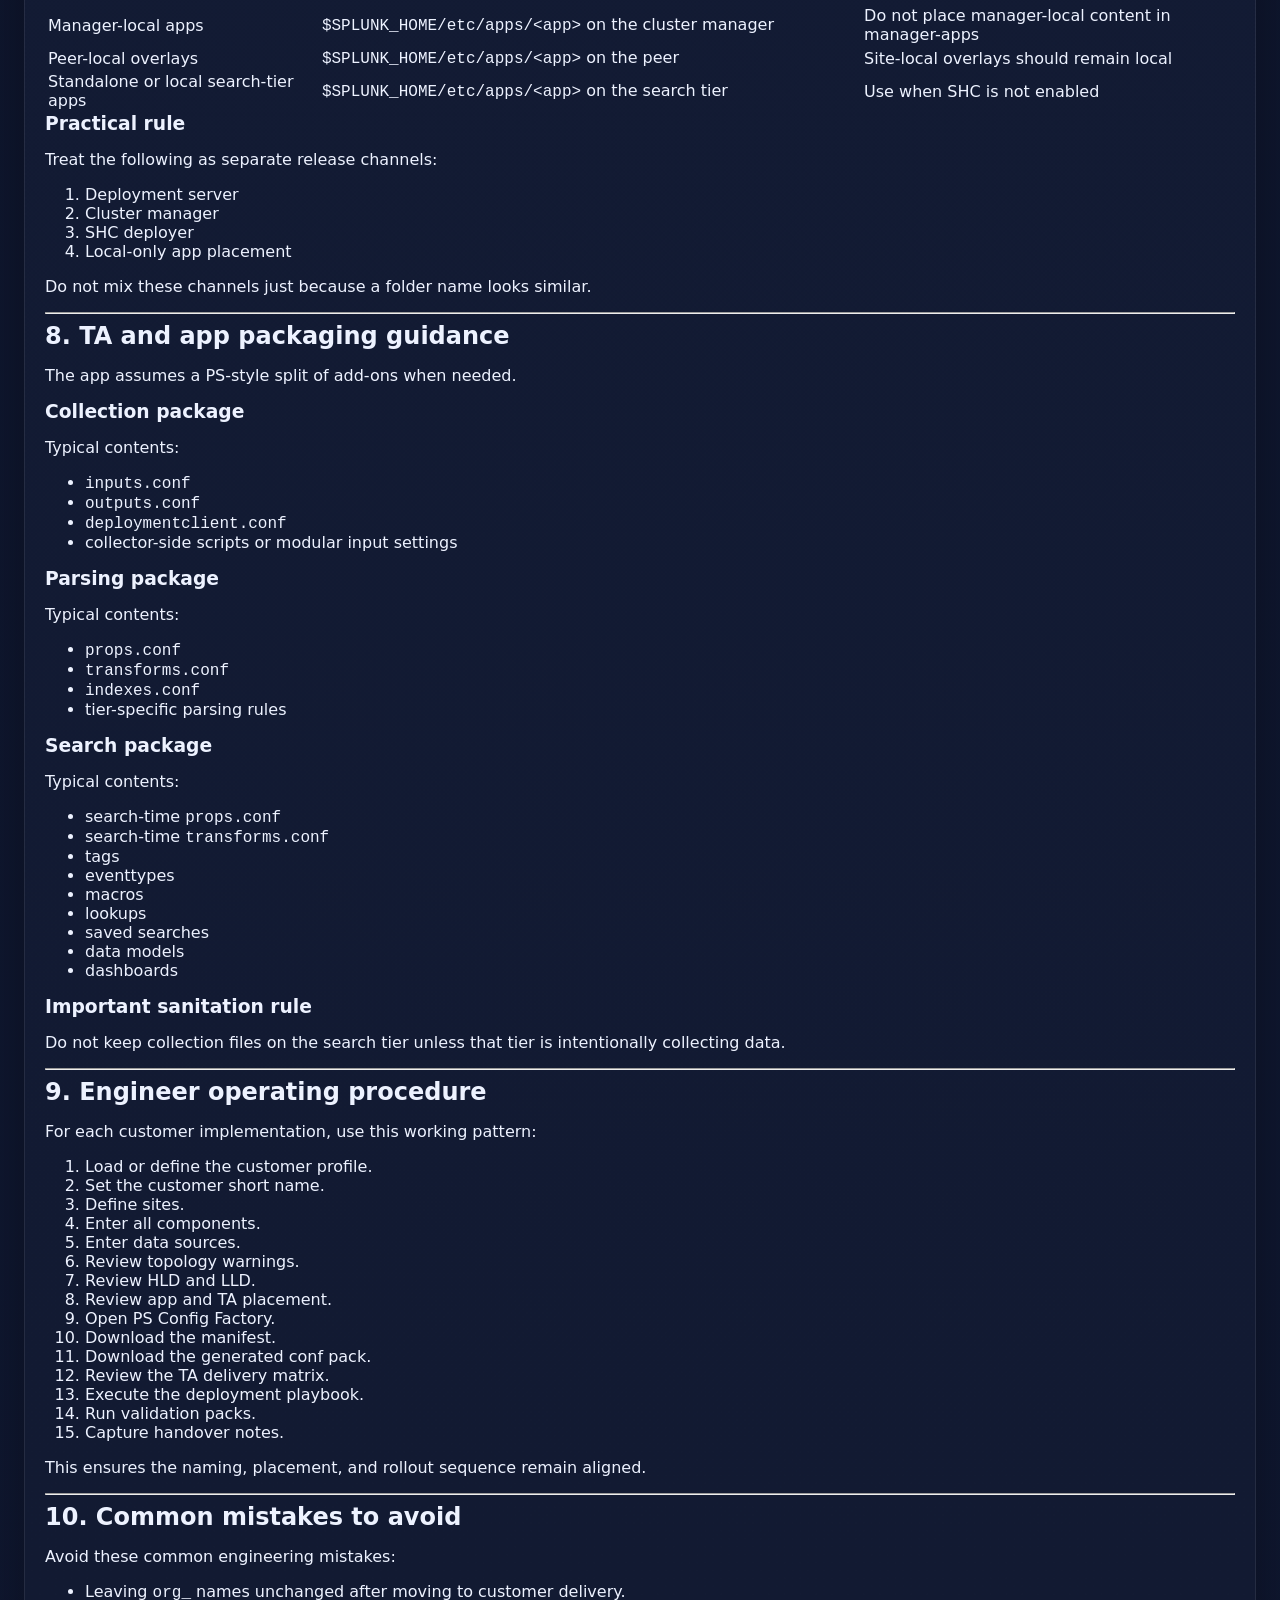
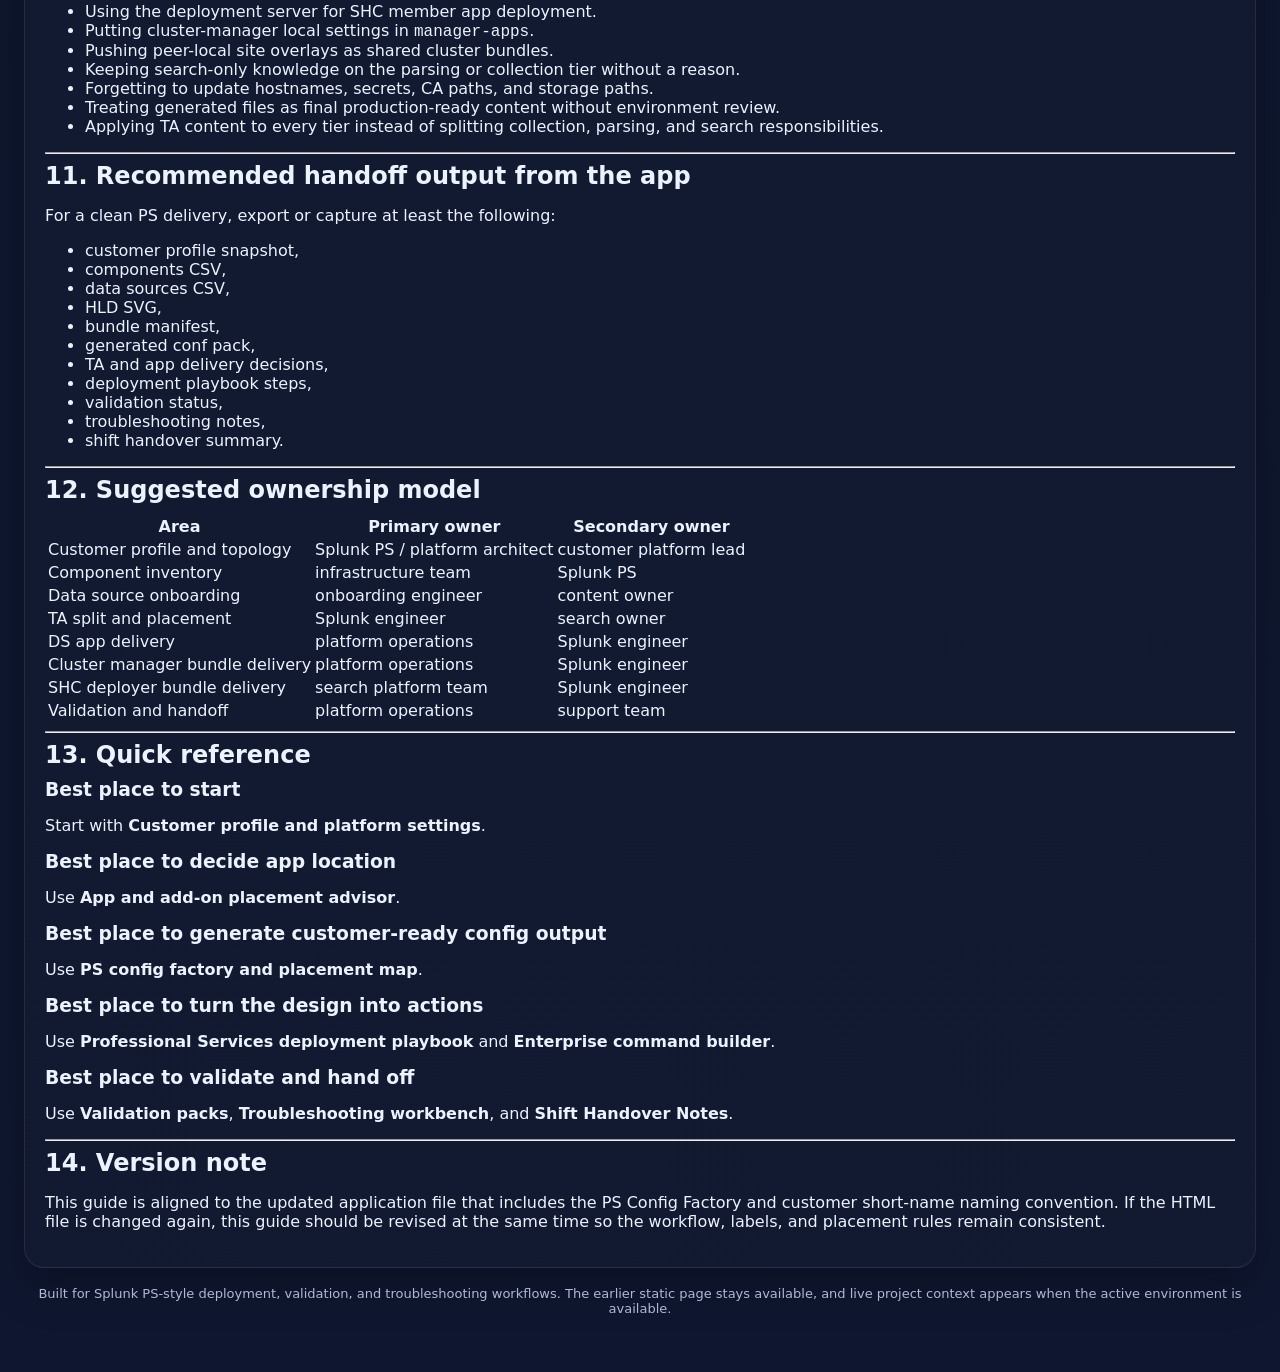
<file: help_user_guide.html>
<!DOCTYPE html>
<html lang="en">
<head>
  <meta charset="UTF-8" />
  <meta name="viewport" content="width=device-width, initial-scale=1.0" />
  <title>Splunk PS Ops Studio - User Guide</title>
  <link rel="stylesheet" href="support.css" />
  <script defer src="support.js"></script>
</head>
<body data-page="guide">
  <div class="shell">
    <div class="topbar">
      <div class="brand">
        <div class="kicker">Guide</div>
        <h1>Splunk PS Ops Studio - User Guide</h1>
        <p>Stable guide page with live project context layered on top. When opened from index.html, it reads the active imported environment from Import, export, and presets without replacing the original guide content.</p>
        <div class="badges"><span class="badge accent">Environment</span><span class="badge good">Components</span><span class="badge accent">Data sources</span><span class="badge warn">Placement</span><span class="badge good">Live state</span></div>
      </div>
      <div class="nav">
        <a class="nav-button" href="index.html#support">Studio</a>
        <a class="nav-button" href="help_user_guide.html">User Guide</a>
        <a class="nav-button" href="engineer_sop.html">Engineer SOP</a>
        <a class="nav-button" href="ps_cli_reference.html">PS CLI</a>
      </div>
    </div>
    <div class="hero">
      <div id="stateStatus"></div>
      <div id="summaryGrid" class="metrics-grid"></div>
      <div class="callout">This page keeps the original static guide and adds a <strong>live environment snapshot</strong> whenever the active project state is available from <strong>index.html</strong>. If no live state is present yet, the static guide still remains usable.</div>
    </div>
    <div id="liveContext"></div>
    <div class="card content">
      <h2>Support page map</h2>
<ul>
<li><strong>User Guide</strong>: explains every major section of the studio.</li>
<li><strong>Engineer SOP</strong>: the operating flow for pre-checks, staging, rollout, post-change validation, rollback, and handover.</li>
<li><strong>PS CLI</strong>: the command reference for deployment-apps, manager-apps, shcluster/apps, local apps, btool checks, and rollback.</li>
</ul>
<blockquote>
<p>Recommended working pattern: fill the topology in the studio, review placement, generate the conf file, run the PS Config CLI sequence, then finish with Validation and Troubleshooting.</p>
</blockquote>
<h1>Splunk Enterprise Deployment &amp; Daily Ops Studio</h1>
<h2>User Guide — PS Config Factory Edition</h2>
<p><strong>Aligned to file:</strong> <code>Splunk_Enterprise_Daily_Ops_Studio_PS_Config_Factory.html</code><br />
<strong>Updated:</strong> 2026-04-13</p>
<h2>1. Purpose</h2>
<p>This guide explains how to use the updated <strong>Splunk Enterprise Deployment &amp; Daily Ops Studio</strong> application as a Professional Services style engineering workbook.</p>
<p>The app is designed to help Splunk engineers do four things in one place:</p>
<ol>
<li>capture customer requirements and component inventory,</li>
<li>build and validate a real Splunk topology,</li>
<li>decide where each app, TA, and configuration should live,</li>
<li>generate PS-style config outputs and placement guidance for delivery teams.</li>
</ol>
<p>The updated version adds a stronger <strong>PS Config Factory</strong> workflow so the tool can convert generic <code>org_*</code> naming into customer-specific folder names, produce engineer-readable conf snippets, and tell the engineer exactly where each app or file should be staged.</p>
<hr />
<h2>2. What changed in this version</h2>
<p>The updated app now includes the following PS-oriented improvements:</p>
<ul>
<li>A new <strong>Customer short name</strong> field in <strong>Customer profile and platform settings</strong>.</li>
<li>Automatic replacement of generic <code>org_</code> prefixes with customer-specific folder names.</li>
<li>A dedicated <strong>PS config factory and placement map</strong> section.</li>
<li>A generated <strong>bundle manifest</strong> that maps original folders to customer-prefixed PS folder names.</li>
<li>A generated <strong>conf pack</strong> for common deployment, forwarding, licensing, cluster, and security baselines.</li>
<li>Placement guidance that separates:<ul>
<li>deployment-server apps,</li>
<li>cluster manager peer bundles,</li>
<li>search head cluster deployer apps,</li>
<li>manager-local apps,</li>
<li>peer-local overlays.</li>
</ul>
</li>
<li>A more explicit PS workflow that connects:<ul>
<li>profile inputs,</li>
<li>component inventory,</li>
<li>data source onboarding,</li>
<li>app and TA placement,</li>
<li>playbook execution,</li>
<li>validation and troubleshooting.</li>
</ul>
</li>
</ul>
<hr />
<h2>3. Recommended engineer workflow</h2>
<p>Use the app in this sequence.</p>
<h3>Step 1 — Start with the customer profile</h3>
<p>Complete the <strong>Customer profile and platform settings</strong> section first.</p>
<p>At minimum, populate these fields:</p>
<ul>
<li>Deployment name</li>
<li>Customer name</li>
<li><strong>Customer short name</strong></li>
<li>Environment</li>
<li>Splunk version</li>
<li>Topology pattern</li>
<li>Platform</li>
<li>Enterprise home</li>
<li>Forwarder home</li>
<li>Receiver port</li>
<li>Deployment poll interval</li>
<li>TLS and clustering settings</li>
</ul>
<h3>Step 2 — Define sites and component roles</h3>
<p>Use the <strong>Site planner and customer-request builder</strong> and <strong>Component inventory</strong> sections to define the actual estate.</p>
<p>Typical roles include:</p>
<ul>
<li>Load balancer</li>
<li>Cluster manager</li>
<li>Deployer</li>
<li>Deployment server</li>
<li>Monitoring console</li>
<li>License manager</li>
<li>Search head</li>
<li>Indexer</li>
<li>Heavy forwarder</li>
<li>Universal forwarder</li>
</ul>
<p>These roles are used later by the app to generate stage paths, manager URIs, deployer targets, and placement decisions.</p>
<h3>Step 3 — Add data sources</h3>
<p>Use <strong>Data source inventory and onboarding inputs</strong> to capture onboarding intent.</p>
<p>This is where the app decides:</p>
<ul>
<li>collection tier,</li>
<li>parsing tier,</li>
<li>search tier,</li>
<li>likely TA split,</li>
<li>ownership,</li>
<li>validation steps,</li>
<li>rollback notes.</li>
</ul>
<h3>Step 4 — Review architecture and placement</h3>
<p>Use these sections before generating configs:</p>
<ul>
<li><strong>Topology summary and architecture warnings</strong></li>
<li><strong>Visual HLD</strong></li>
<li><strong>Visual LLD and connection matrix</strong></li>
<li><strong>App and add-on placement advisor</strong></li>
</ul>
<p>These sections tell you whether the topology is consistent and whether an app belongs on the deployment server, deployer, manager-apps, peer-local, or local search tier.</p>
<h3>Step 5 — Generate PS naming and conf outputs</h3>
<p>Use <strong>PS config factory and placement map</strong> after profile, sites, and components are complete.</p>
<p>This section gives you:</p>
<ul>
<li>customer-prefixed app names,</li>
<li>bundle manifest,</li>
<li>exact stage paths,</li>
<li>generated config snippets,</li>
<li>downloadable manifest,</li>
<li>downloadable conf pack.</li>
</ul>
<h3>Step 6 — Execute with the TA matrix and playbook</h3>
<p>After the config factory, continue with:</p>
<ul>
<li><strong>TA and app delivery matrix</strong></li>
<li><strong>Professional Services deployment playbook</strong></li>
<li><strong>Implementation runbook and onboarding playbooks</strong></li>
<li><strong>Enterprise command builder</strong></li>
</ul>
<p>These sections convert the design into an engineer execution plan.</p>
<h3>Step 7 — Validate and support</h3>
<p>Use the final sections during rollout and handoff:</p>
<ul>
<li><strong>Validation packs</strong></li>
<li><strong>Troubleshooting workbench</strong></li>
<li><strong>Shift Handover Notes</strong></li>
</ul>
<hr />
<h2>4. Customer short name and PS naming standard</h2>
<p>The <strong>Customer short name</strong> field is now a primary input.</p>
<p>The app uses it to replace generic PS starter names with customer-specific folder names.</p>
<h3>Example naming conversions</h3>
<table>
<thead>
<tr>
  <th>Original name</th>
  <th>Generated PS-style name</th>
</tr>
</thead>
<tbody>
<tr>
  <td><code>TA-org_splunk</code></td>
  <td><code>TA-&lt;customerShortName&gt;_splunk</code></td>
</tr>
<tr>
  <td><code>org_all_forwarder_outputs</code></td>
  <td><code>&lt;customerShortName&gt;_all_forwarder_outputs</code></td>
</tr>
<tr>
  <td><code>org_all_deploymentclient</code></td>
  <td><code>&lt;customerShortName&gt;_all_deploymentclient</code></td>
</tr>
<tr>
  <td><code>org_cluster_indexer_base</code></td>
  <td><code>&lt;customerShortName&gt;_cluster_indexer_base</code></td>
</tr>
<tr>
  <td><code>org_multisite_manager_base</code></td>
  <td><code>&lt;customerShortName&gt;_multisite_manager_base</code></td>
</tr>
<tr>
  <td><code>org_site_n_indexer_base</code></td>
  <td><code>&lt;customerShortName&gt;_&lt;site&gt;_indexer_base</code></td>
</tr>
</tbody>
</table>
<h3>Naming rules used by the app</h3>
<p>The generator sanitizes the short name so it remains safe for Splunk app-folder usage:</p>
<ul>
<li>spaces are removed or normalized,</li>
<li>non-alphanumeric separators are converted to underscores,</li>
<li>leading or trailing separators are removed,</li>
<li>the result is kept predictable for packaging and deployment.</li>
</ul>
<h3>Recommended naming approach</h3>
<p>Use a short, stable customer code such as:</p>
<ul>
<li><code>acme</code></li>
<li><code>cba</code></li>
<li><code>finops</code></li>
<li><code>globex</code></li>
</ul>
<p>Avoid long descriptive names, spaces, and punctuation-heavy labels.</p>
<hr />
<h2>5. Section-by-section guide</h2>
<h2>5.1 Daily Ops Dashboard</h2>
<p>Use this section as the landing page for current operational status, quick actions, validation summaries, and shift-level context.</p>
<h2>5.2 Engineer Quick Actions</h2>
<p>Use this area for repetitive day-to-day actions such as reviewing generated outputs, checking commands, or jumping to key workflow sections.</p>
<h2>5.3 Shift Handover Notes</h2>
<p>Use this to capture engineering context between PS, platform, and support teams.</p>
<p>Recommended content:</p>
<ul>
<li>what changed,</li>
<li>what was deployed,</li>
<li>what still needs approval,</li>
<li>validation status,</li>
<li>open risks,</li>
<li>rollback cues.</li>
</ul>
<h2>5.4 Change Validation Control</h2>
<p>Use this section to track whether a change has passed design review, package review, rollout readiness, and operational validation.</p>
<h2>5.5 Import, export, and presets</h2>
<p>Use this section to load or save working state.</p>
<p>Available actions include:</p>
<ul>
<li>import from JSON,</li>
<li>apply TXT input,</li>
<li>export working data,</li>
<li>download components CSV,</li>
<li>download data sources CSV,</li>
<li>use presets such as clustered single site, clustered multi-site, and forwarder fleet.</li>
</ul>
<p>Use a preset only as a starting point. Always update it with real customer values.</p>
<h2>5.6 Customer profile and platform settings</h2>
<p>This section defines the global defaults used everywhere else in the app.</p>
<p>Important fields include:</p>
<ul>
<li>SSH and Splunk admin credentials,</li>
<li>package names,</li>
<li>install paths,</li>
<li>receiver and HEC ports,</li>
<li>cluster labels,</li>
<li>replication settings,</li>
<li>TLS state,</li>
<li>deployment polling interval,</li>
<li>multisite controls,</li>
<li>SHC controls.</li>
</ul>
<p>The values here directly affect generated stage paths and command examples.</p>
<h2>5.7 Site planner and customer-request builder</h2>
<p>Use this to define site names, regions, zones, purpose, and notes.</p>
<p>This becomes important when:</p>
<ul>
<li>multisite is enabled,</li>
<li>peers are site-aware,</li>
<li>search heads span sites,</li>
<li>indexer overlays are site-specific.</li>
</ul>
<h2>5.8 Component inventory</h2>
<p>This is one of the most important sections in the app.</p>
<p>The tool uses the component inventory to determine:</p>
<ul>
<li>deployment server target,</li>
<li>license manager URI,</li>
<li>cluster manager URI,</li>
<li>deployer targets,</li>
<li>indexer target list,</li>
<li>site-aware examples,</li>
<li>which generated configs can be concrete versus placeholder-only.</li>
</ul>
<p>Populate hostnames, public IPs, private IPs, site, zone, OS, target group, and notes accurately.</p>
<h2>5.9 Data source inventory and onboarding inputs</h2>
<p>Use this section to record each onboarding request.</p>
<p>Typical inputs include:</p>
<ul>
<li>source name,</li>
<li>category,</li>
<li>method,</li>
<li>source location,</li>
<li>collection tier,</li>
<li>target index,</li>
<li>sourcetype,</li>
<li>app name,</li>
<li>estimated daily volume,</li>
<li>retention,</li>
<li>search profile,</li>
<li>notes.</li>
</ul>
<p>This drives the placement advisor, TA matrix, implementation playbooks, and validation content.</p>
<h2>5.10 Enterprise capacity planning and pre-build prerequisites</h2>
<p>Use this section to estimate infrastructure before a build is frozen.</p>
<p>Track values such as:</p>
<ul>
<li>ingest volume,</li>
<li>growth,</li>
<li>concurrency,</li>
<li>storage assumptions,</li>
<li>compression,</li>
<li>burst factor,</li>
<li>network headroom,</li>
<li>compute sizing,</li>
<li>smart store or hot/warm assumptions.</li>
</ul>
<h2>5.11 Topology summary and architecture warnings</h2>
<p>Review this section before any config generation.</p>
<p>It flags common design issues such as:</p>
<ul>
<li>clustering with too few peers,</li>
<li>multisite without enough sites,</li>
<li>missing site assignments,</li>
<li>incorrect role combinations,</li>
<li>search heads used as collectors,</li>
<li>missing cluster manager or deployer dependencies.</li>
</ul>
<h2>5.12 Visual HLD</h2>
<p>Use this as the presentation-friendly architecture view.</p>
<p>The app provides zoom controls and SVG export so the HLD can be reused in workshops and handoff material.</p>
<h2>5.13 Visual LLD and connection matrix</h2>
<p>Use this section for engineering-level connection review.</p>
<p>This helps verify:</p>
<ul>
<li>management plane reachability,</li>
<li>data plane flow,</li>
<li>search tier to indexer relationships,</li>
<li>DS, deployer, and manager responsibilities,</li>
<li>site-aware distribution.</li>
</ul>
<h2>5.14 App and add-on placement advisor</h2>
<p>This section tells the engineer where to put apps and TAs based on the collection method and target topology.</p>
<p>It separates:</p>
<ul>
<li>collection-tier inputs,</li>
<li>parsing-tier apps,</li>
<li>search-tier knowledge,</li>
<li>manager-managed peer bundles,</li>
<li>SHC deployer bundles,</li>
<li>local-only overlays.</li>
</ul>
<p>Use this section before creating or changing any TA split.</p>
<h2>5.15 PS config factory and placement map</h2>
<p>This is the main updated feature.</p>
<p>Use this section to convert starter bundles into customer-ready PS bundles.</p>
<p>It provides:</p>
<ul>
<li>PS naming conversion,</li>
<li>component-aware generation,</li>
<li>bundle safety notes,</li>
<li>a bundle manifest,</li>
<li>generated conf snippets,</li>
<li>direct file downloads.</li>
</ul>
<p>See Section 6 for the detailed workflow.</p>
<h2>5.16 TA and app delivery matrix</h2>
<p>Use this section to split an add-on into the right deployment channels.</p>
<p>Typical split:</p>
<ul>
<li>collection package,</li>
<li>parsing package,</li>
<li>search package.</li>
</ul>
<p>It also helps remove files that should not live on the wrong tier.</p>
<h2>5.17 Professional Services deployment playbook</h2>
<p>Use this section as the rollout sequence.</p>
<p>It guides the engineer through:</p>
<ul>
<li>control-plane bring-up,</li>
<li>peer enrollment,</li>
<li>SHC setup,</li>
<li>server-side app delivery,</li>
<li>checkpoints,</li>
<li>rollback sequencing.</li>
</ul>
<h2>5.18 Implementation runbook and onboarding playbooks</h2>
<p>Use this section for the final implementation sequence per source type.</p>
<p>This is the handoff-friendly operational content.</p>
<h2>5.19 Enterprise command builder</h2>
<p>Use this section to get command examples based on the current app state.</p>
<p>Typical examples include:</p>
<ul>
<li>install and startup commands,</li>
<li>deployment server reloads,</li>
<li>cluster bundle validation,</li>
<li>cluster bundle apply,</li>
<li>SHC status and apply commands.</li>
</ul>
<h2>5.20 Validation packs</h2>
<p>Use this for post-change validation.</p>
<p>It ties the current topology and onboarding choices to verification steps.</p>
<h2>5.21 Troubleshooting workbench</h2>
<p>Use this section when a rollout fails or when behavior does not match design.</p>
<p>The filters help narrow by:</p>
<ul>
<li>method,</li>
<li>issue group,</li>
<li>role,</li>
<li>component or host,</li>
<li>free-text search.</li>
</ul>
<hr />
<h2>6. How to use the PS Config Factory</h2>
<p>The <strong>PS config factory and placement map</strong> section should be used after the core environment details are in place.</p>
<h3>6.1 Inputs required</h3>
<p>For the best output, define at least:</p>
<ul>
<li>Customer short name</li>
<li>Enterprise home</li>
<li>Receiver port</li>
<li>Deployment server</li>
<li>Cluster manager</li>
<li>License manager</li>
<li>Deployer</li>
<li>Search heads</li>
<li>Indexers</li>
<li>Sites and site names</li>
<li>Cluster and SHC settings</li>
</ul>
<p>If a required component is missing, the app still generates output, but some values remain placeholders.</p>
<h3>6.2 What the section shows</h3>
<p>The section contains three practical parts.</p>
<h3>A. PS naming convention panel</h3>
<p>Shows how generic starter names are converted to customer-prefixed names.</p>
<h3>B. Component inputs used by the generator</h3>
<p>Shows which real component records are being used to build stage paths and target values.</p>
<h3>C. Bundle safety rules</h3>
<p>Highlights rules such as:</p>
<ul>
<li>manager-local apps stay local,</li>
<li>peer-local overlays stay local to the peer,</li>
<li>SHC apps go through the deployer,</li>
<li>DS apps go through deployment-apps.</li>
</ul>
<h3>D. Renamed bundle manifest</h3>
<p>The manifest maps:</p>
<ul>
<li>source pack,</li>
<li>original folder,</li>
<li>generated PS folder,</li>
<li>placement target,</li>
<li>stage path,</li>
<li>delivery notes.</li>
</ul>
<h3>E. Generated config cards</h3>
<p>Each config card includes:</p>
<ul>
<li>config title,</li>
<li>target app name,</li>
<li>target file,</li>
<li>stage path,</li>
<li>placement note,</li>
<li>copyable conf content,</li>
<li>a download button for the individual file.</li>
</ul>
<h3>F. Download buttons</h3>
<p>The section currently supports:</p>
<ul>
<li><strong>Download PS manifest</strong></li>
<li><strong>Download generated conf pack</strong></li>
<li><strong>Download file</strong> for each generated config</li>
</ul>
<h3>6.3 Core generated config outputs</h3>
<p>The current app generates guidance for common Splunk PS baselines, including:</p>
<ul>
<li>Deployment client baseline</li>
<li>Fixed receiver outputs baseline</li>
<li>Intermediate forwarder internal-index overlay</li>
<li>Deployment server index-and-forward overlay</li>
<li>License peer baseline</li>
<li>Deployment client TLS trust overlay</li>
<li>Deployment server secure-server baseline</li>
<li>Deployment server broker authentication map</li>
<li>Cluster-aware forwarder outputs</li>
<li>Common clustered peer baseline</li>
<li>Clustered peer index defaults</li>
<li>Cluster manager local baseline</li>
<li>Multisite manager overlay</li>
<li>Search-head to indexer-cluster baseline</li>
<li>Cluster-manager deployment client to manager-apps</li>
</ul>
<h3>6.4 How to use the generated content</h3>
<p>Use the generated configs as engineer starting points, not as blind production drops.</p>
<p>Before deployment, confirm:</p>
<ul>
<li>real hostnames,</li>
<li>real secrets,</li>
<li>TLS certificate locations,</li>
<li>site names,</li>
<li>retention and volume paths,</li>
<li>correct serverclass targeting,</li>
<li>correct SHC and cluster membership.</li>
</ul>
<hr />
<h2>7. Placement standards used by the app</h2>
<p>The updated app now follows a PS-style split between release channels.</p>
<table>
<thead>
<tr>
  <th>Content type</th>
  <th>Standard placement used by the app</th>
  <th>Notes</th>
</tr>
</thead>
<tbody>
<tr>
  <td>Deployment-managed client apps</td>
  <td><code>$SPLUNK_HOME/etc/deployment-apps/&lt;app&gt;</code> on the deployment server</td>
  <td>Used for UFs and selected Enterprise clients</td>
</tr>
<tr>
  <td>Search head cluster apps</td>
  <td><code>$SPLUNK_HOME/etc/shcluster/apps/&lt;app&gt;</code> on the deployer</td>
  <td>Use the deployer, not the deployment server</td>
</tr>
<tr>
  <td>Common indexer-cluster peer bundles</td>
  <td><code>$SPLUNK_HOME/etc/manager-apps/&lt;app&gt;</code> on the cluster manager</td>
  <td>Validate and apply as a cluster bundle</td>
</tr>
<tr>
  <td>Manager-local apps</td>
  <td><code>$SPLUNK_HOME/etc/apps/&lt;app&gt;</code> on the cluster manager</td>
  <td>Do not place manager-local content in manager-apps</td>
</tr>
<tr>
  <td>Peer-local overlays</td>
  <td><code>$SPLUNK_HOME/etc/apps/&lt;app&gt;</code> on the peer</td>
  <td>Site-local overlays should remain local</td>
</tr>
<tr>
  <td>Standalone or local search-tier apps</td>
  <td><code>$SPLUNK_HOME/etc/apps/&lt;app&gt;</code> on the search tier</td>
  <td>Use when SHC is not enabled</td>
</tr>
</tbody>
</table>
<h3>Practical rule</h3>
<p>Treat the following as separate release channels:</p>
<ol>
<li>Deployment server</li>
<li>Cluster manager</li>
<li>SHC deployer</li>
<li>Local-only app placement</li>
</ol>
<p>Do not mix these channels just because a folder name looks similar.</p>
<hr />
<h2>8. TA and app packaging guidance</h2>
<p>The app assumes a PS-style split of add-ons when needed.</p>
<h3>Collection package</h3>
<p>Typical contents:</p>
<ul>
<li><code>inputs.conf</code></li>
<li><code>outputs.conf</code></li>
<li><code>deploymentclient.conf</code></li>
<li>collector-side scripts or modular input settings</li>
</ul>
<h3>Parsing package</h3>
<p>Typical contents:</p>
<ul>
<li><code>props.conf</code></li>
<li><code>transforms.conf</code></li>
<li><code>indexes.conf</code></li>
<li>tier-specific parsing rules</li>
</ul>
<h3>Search package</h3>
<p>Typical contents:</p>
<ul>
<li>search-time <code>props.conf</code></li>
<li>search-time <code>transforms.conf</code></li>
<li>tags</li>
<li>eventtypes</li>
<li>macros</li>
<li>lookups</li>
<li>saved searches</li>
<li>data models</li>
<li>dashboards</li>
</ul>
<h3>Important sanitation rule</h3>
<p>Do not keep collection files on the search tier unless that tier is intentionally collecting data.</p>
<hr />
<h2>9. Engineer operating procedure</h2>
<p>For each customer implementation, use this working pattern:</p>
<ol>
<li>Load or define the customer profile.</li>
<li>Set the customer short name.</li>
<li>Define sites.</li>
<li>Enter all components.</li>
<li>Enter data sources.</li>
<li>Review topology warnings.</li>
<li>Review HLD and LLD.</li>
<li>Review app and TA placement.</li>
<li>Open PS Config Factory.</li>
<li>Download the manifest.</li>
<li>Download the generated conf pack.</li>
<li>Review the TA delivery matrix.</li>
<li>Execute the deployment playbook.</li>
<li>Run validation packs.</li>
<li>Capture handover notes.</li>
</ol>
<p>This ensures the naming, placement, and rollout sequence remain aligned.</p>
<hr />
<h2>10. Common mistakes to avoid</h2>
<p>Avoid these common engineering mistakes:</p>
<ul>
<li>Leaving <code>org_</code> names unchanged after moving to customer delivery.</li>
<li>Using the deployment server for SHC member app deployment.</li>
<li>Putting cluster-manager local settings in <code>manager-apps</code>.</li>
<li>Pushing peer-local site overlays as shared cluster bundles.</li>
<li>Keeping search-only knowledge on the parsing or collection tier without a reason.</li>
<li>Forgetting to update hostnames, secrets, CA paths, and storage paths.</li>
<li>Treating generated files as final production-ready content without environment review.</li>
<li>Applying TA content to every tier instead of splitting collection, parsing, and search responsibilities.</li>
</ul>
<hr />
<h2>11. Recommended handoff output from the app</h2>
<p>For a clean PS delivery, export or capture at least the following:</p>
<ul>
<li>customer profile snapshot,</li>
<li>components CSV,</li>
<li>data sources CSV,</li>
<li>HLD SVG,</li>
<li>bundle manifest,</li>
<li>generated conf pack,</li>
<li>TA and app delivery decisions,</li>
<li>deployment playbook steps,</li>
<li>validation status,</li>
<li>troubleshooting notes,</li>
<li>shift handover summary.</li>
</ul>
<hr />
<h2>12. Suggested ownership model</h2>
<table>
<thead>
<tr>
  <th>Area</th>
  <th>Primary owner</th>
  <th>Secondary owner</th>
</tr>
</thead>
<tbody>
<tr>
  <td>Customer profile and topology</td>
  <td>Splunk PS / platform architect</td>
  <td>customer platform lead</td>
</tr>
<tr>
  <td>Component inventory</td>
  <td>infrastructure team</td>
  <td>Splunk PS</td>
</tr>
<tr>
  <td>Data source onboarding</td>
  <td>onboarding engineer</td>
  <td>content owner</td>
</tr>
<tr>
  <td>TA split and placement</td>
  <td>Splunk engineer</td>
  <td>search owner</td>
</tr>
<tr>
  <td>DS app delivery</td>
  <td>platform operations</td>
  <td>Splunk engineer</td>
</tr>
<tr>
  <td>Cluster manager bundle delivery</td>
  <td>platform operations</td>
  <td>Splunk engineer</td>
</tr>
<tr>
  <td>SHC deployer bundle delivery</td>
  <td>search platform team</td>
  <td>Splunk engineer</td>
</tr>
<tr>
  <td>Validation and handoff</td>
  <td>platform operations</td>
  <td>support team</td>
</tr>
</tbody>
</table>
<hr />
<h2>13. Quick reference</h2>
<h3>Best place to start</h3>
<p>Start with <strong>Customer profile and platform settings</strong>.</p>
<h3>Best place to decide app location</h3>
<p>Use <strong>App and add-on placement advisor</strong>.</p>
<h3>Best place to generate customer-ready config output</h3>
<p>Use <strong>PS config factory and placement map</strong>.</p>
<h3>Best place to turn the design into actions</h3>
<p>Use <strong>Professional Services deployment playbook</strong> and <strong>Enterprise command builder</strong>.</p>
<h3>Best place to validate and hand off</h3>
<p>Use <strong>Validation packs</strong>, <strong>Troubleshooting workbench</strong>, and <strong>Shift Handover Notes</strong>.</p>
<hr />
<h2>14. Version note</h2>
<p>This guide is aligned to the updated application file that includes the PS Config Factory and customer short-name naming convention. If the HTML file is changed again, this guide should be revised at the same time so the workflow, labels, and placement rules remain consistent.</p>

    </div>
    <div class="footer">Built for Splunk PS-style deployment, validation, and troubleshooting workflows. The earlier static page stays available, and live project context appears when the active environment is available.</div>
  </div>
</body>
</html>
</file>
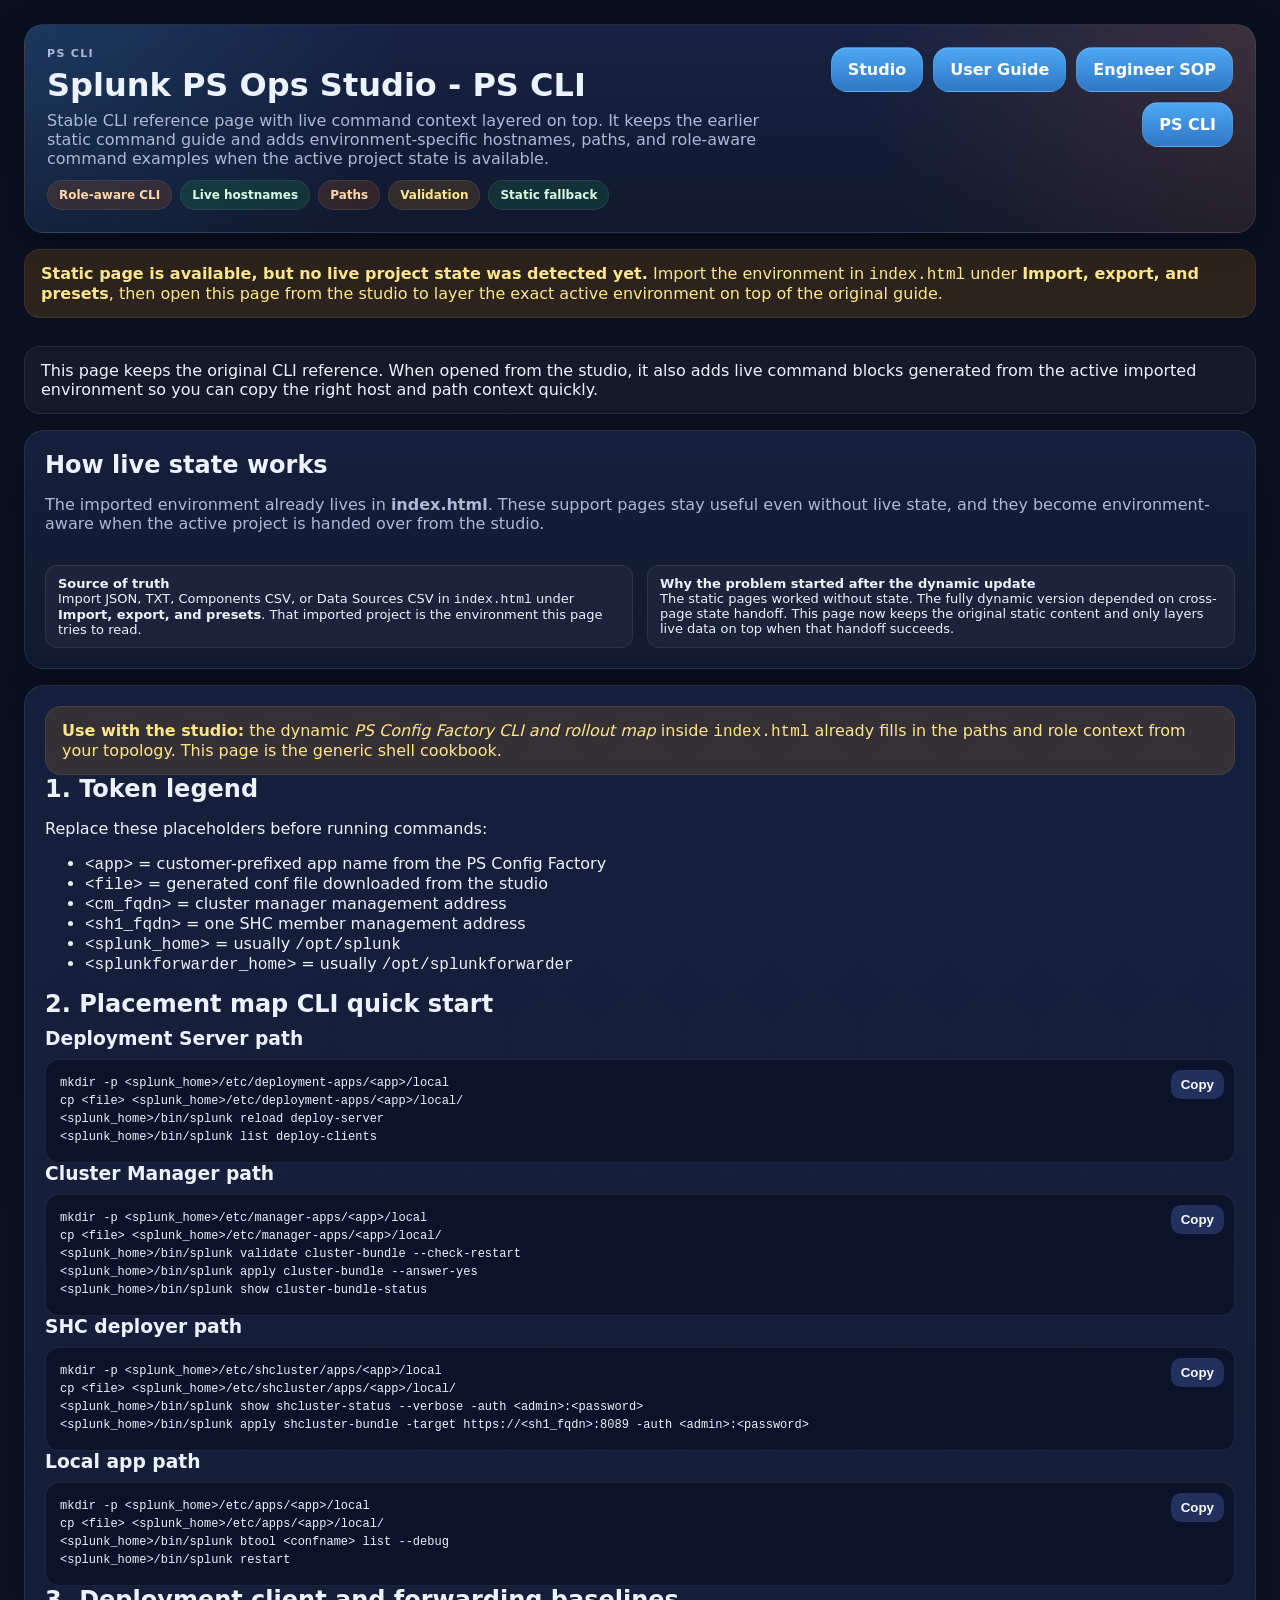
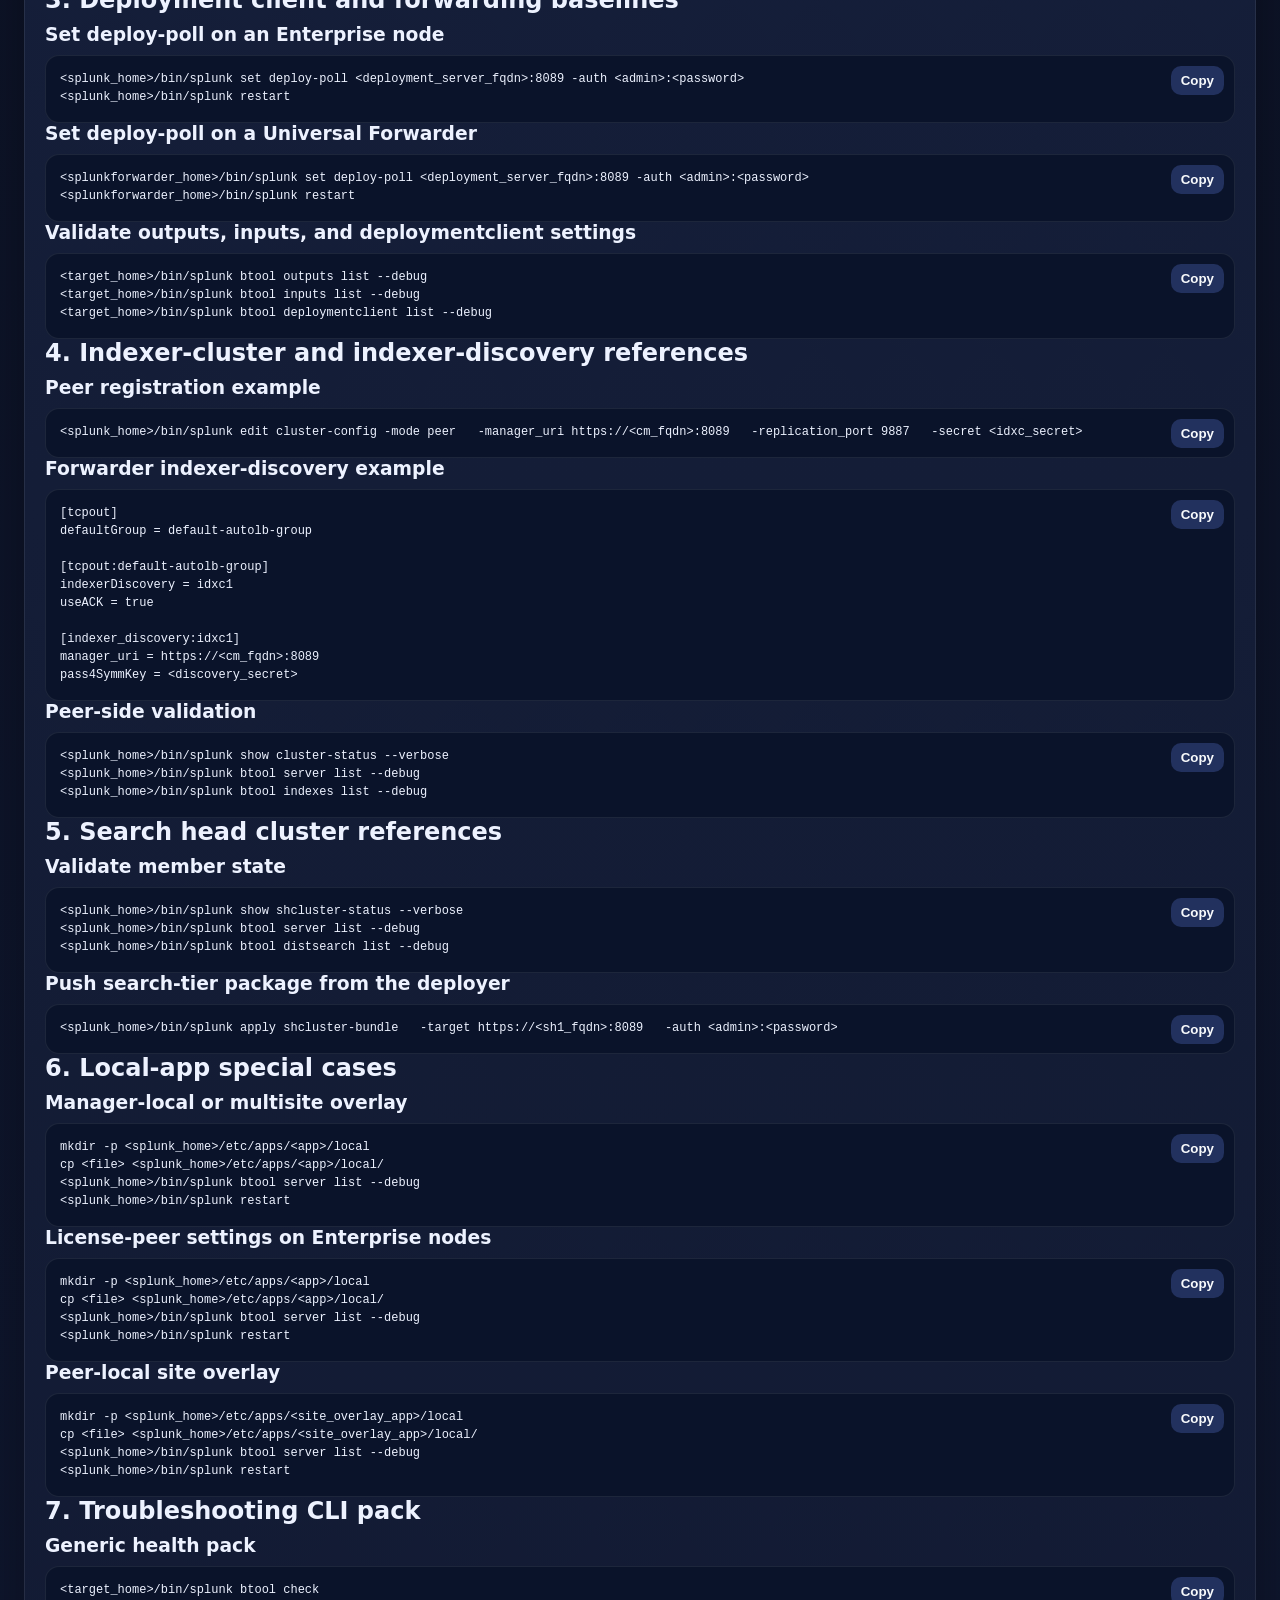
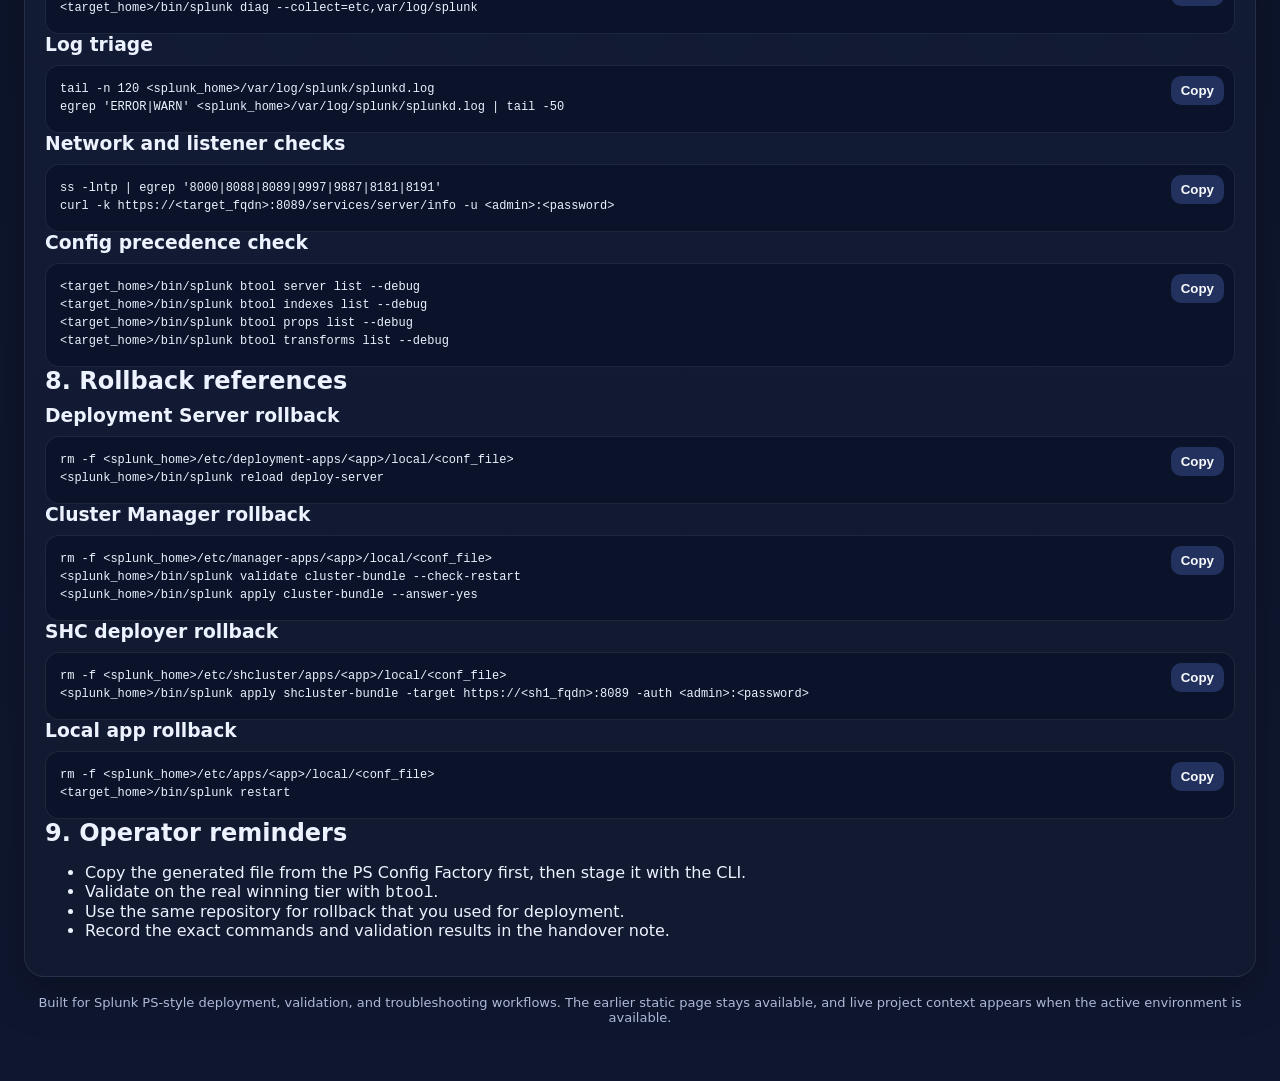
<file: ps_cli_reference.html>
<!DOCTYPE html>
<html lang="en">
<head>
  <meta charset="UTF-8" />
  <meta name="viewport" content="width=device-width, initial-scale=1.0" />
  <title>Splunk PS Ops Studio - PS CLI</title>
  <link rel="stylesheet" href="support.css" />
  <script defer src="support.js"></script>
</head>
<body data-page="cli">
  <div class="shell">
    <div class="topbar">
      <div class="brand">
        <div class="kicker">PS CLI</div>
        <h1>Splunk PS Ops Studio - PS CLI</h1>
        <p>Stable CLI reference page with live command context layered on top. It keeps the earlier static command guide and adds environment-specific hostnames, paths, and role-aware command examples when the active project state is available.</p>
        <div class="badges"><span class="badge accent">Role-aware CLI</span><span class="badge good">Live hostnames</span><span class="badge accent">Paths</span><span class="badge warn">Validation</span><span class="badge good">Static fallback</span></div>
      </div>
      <div class="nav">
        <a class="nav-button" href="index.html#support">Studio</a>
        <a class="nav-button" href="help_user_guide.html">User Guide</a>
        <a class="nav-button" href="engineer_sop.html">Engineer SOP</a>
        <a class="nav-button" href="ps_cli_reference.html">PS CLI</a>
      </div>
    </div>
    <div class="hero">
      <div id="stateStatus"></div>
      <div id="summaryGrid" class="metrics-grid"></div>
      <div class="callout">This page keeps the original CLI reference. When opened from the studio, it also adds live command blocks generated from the active imported environment so you can copy the right host and path context quickly.</div>
    </div>
    <div id="liveContext"></div>
    <div class="card content">
      <div class="callout warn"><strong>Use with the studio:</strong> the dynamic <em>PS Config Factory CLI and rollout map</em> inside <code>index.html</code> already fills in the paths and role context from your topology. This page is the generic shell cookbook.</div><h2>1. Token legend</h2>
<p>Replace these placeholders before running commands:</p>
<ul>
<li><code>&lt;app&gt;</code> = customer-prefixed app name from the PS Config Factory</li>
<li><code>&lt;file&gt;</code> = generated conf file downloaded from the studio</li>
<li><code>&lt;cm_fqdn&gt;</code> = cluster manager management address</li>
<li><code>&lt;sh1_fqdn&gt;</code> = one SHC member management address</li>
<li><code>&lt;splunk_home&gt;</code> = usually <code>/opt/splunk</code></li>
<li><code>&lt;splunkforwarder_home&gt;</code> = usually <code>/opt/splunkforwarder</code></li>
</ul>
<h2>2. Placement map CLI quick start</h2>
<h3>Deployment Server path</h3>
<pre><code class="language-bash">mkdir -p &lt;splunk_home&gt;/etc/deployment-apps/&lt;app&gt;/local
cp &lt;file&gt; &lt;splunk_home&gt;/etc/deployment-apps/&lt;app&gt;/local/
&lt;splunk_home&gt;/bin/splunk reload deploy-server
&lt;splunk_home&gt;/bin/splunk list deploy-clients
</code></pre>
<h3>Cluster Manager path</h3>
<pre><code class="language-bash">mkdir -p &lt;splunk_home&gt;/etc/manager-apps/&lt;app&gt;/local
cp &lt;file&gt; &lt;splunk_home&gt;/etc/manager-apps/&lt;app&gt;/local/
&lt;splunk_home&gt;/bin/splunk validate cluster-bundle --check-restart
&lt;splunk_home&gt;/bin/splunk apply cluster-bundle --answer-yes
&lt;splunk_home&gt;/bin/splunk show cluster-bundle-status
</code></pre>
<h3>SHC deployer path</h3>
<pre><code class="language-bash">mkdir -p &lt;splunk_home&gt;/etc/shcluster/apps/&lt;app&gt;/local
cp &lt;file&gt; &lt;splunk_home&gt;/etc/shcluster/apps/&lt;app&gt;/local/
&lt;splunk_home&gt;/bin/splunk show shcluster-status --verbose -auth &lt;admin&gt;:&lt;password&gt;
&lt;splunk_home&gt;/bin/splunk apply shcluster-bundle -target https://&lt;sh1_fqdn&gt;:8089 -auth &lt;admin&gt;:&lt;password&gt;
</code></pre>
<h3>Local app path</h3>
<pre><code class="language-bash">mkdir -p &lt;splunk_home&gt;/etc/apps/&lt;app&gt;/local
cp &lt;file&gt; &lt;splunk_home&gt;/etc/apps/&lt;app&gt;/local/
&lt;splunk_home&gt;/bin/splunk btool &lt;confname&gt; list --debug
&lt;splunk_home&gt;/bin/splunk restart
</code></pre>
<h2>3. Deployment client and forwarding baselines</h2>
<h3>Set deploy-poll on an Enterprise node</h3>
<pre><code class="language-bash">&lt;splunk_home&gt;/bin/splunk set deploy-poll &lt;deployment_server_fqdn&gt;:8089 -auth &lt;admin&gt;:&lt;password&gt;
&lt;splunk_home&gt;/bin/splunk restart
</code></pre>
<h3>Set deploy-poll on a Universal Forwarder</h3>
<pre><code class="language-bash">&lt;splunkforwarder_home&gt;/bin/splunk set deploy-poll &lt;deployment_server_fqdn&gt;:8089 -auth &lt;admin&gt;:&lt;password&gt;
&lt;splunkforwarder_home&gt;/bin/splunk restart
</code></pre>
<h3>Validate outputs, inputs, and deploymentclient settings</h3>
<pre><code class="language-bash">&lt;target_home&gt;/bin/splunk btool outputs list --debug
&lt;target_home&gt;/bin/splunk btool inputs list --debug
&lt;target_home&gt;/bin/splunk btool deploymentclient list --debug
</code></pre>
<h2>4. Indexer-cluster and indexer-discovery references</h2>
<h3>Peer registration example</h3>
<pre><code class="language-bash">&lt;splunk_home&gt;/bin/splunk edit cluster-config -mode peer   -manager_uri https://&lt;cm_fqdn&gt;:8089   -replication_port 9887   -secret &lt;idxc_secret&gt;
</code></pre>
<h3>Forwarder indexer-discovery example</h3>
<pre><code class="language-ini">[tcpout]
defaultGroup = default-autolb-group

[tcpout:default-autolb-group]
indexerDiscovery = idxc1
useACK = true

[indexer_discovery:idxc1]
manager_uri = https://&lt;cm_fqdn&gt;:8089
pass4SymmKey = &lt;discovery_secret&gt;
</code></pre>
<h3>Peer-side validation</h3>
<pre><code class="language-bash">&lt;splunk_home&gt;/bin/splunk show cluster-status --verbose
&lt;splunk_home&gt;/bin/splunk btool server list --debug
&lt;splunk_home&gt;/bin/splunk btool indexes list --debug
</code></pre>
<h2>5. Search head cluster references</h2>
<h3>Validate member state</h3>
<pre><code class="language-bash">&lt;splunk_home&gt;/bin/splunk show shcluster-status --verbose
&lt;splunk_home&gt;/bin/splunk btool server list --debug
&lt;splunk_home&gt;/bin/splunk btool distsearch list --debug
</code></pre>
<h3>Push search-tier package from the deployer</h3>
<pre><code class="language-bash">&lt;splunk_home&gt;/bin/splunk apply shcluster-bundle   -target https://&lt;sh1_fqdn&gt;:8089   -auth &lt;admin&gt;:&lt;password&gt;
</code></pre>
<h2>6. Local-app special cases</h2>
<h3>Manager-local or multisite overlay</h3>
<pre><code class="language-bash">mkdir -p &lt;splunk_home&gt;/etc/apps/&lt;app&gt;/local
cp &lt;file&gt; &lt;splunk_home&gt;/etc/apps/&lt;app&gt;/local/
&lt;splunk_home&gt;/bin/splunk btool server list --debug
&lt;splunk_home&gt;/bin/splunk restart
</code></pre>
<h3>License-peer settings on Enterprise nodes</h3>
<pre><code class="language-bash">mkdir -p &lt;splunk_home&gt;/etc/apps/&lt;app&gt;/local
cp &lt;file&gt; &lt;splunk_home&gt;/etc/apps/&lt;app&gt;/local/
&lt;splunk_home&gt;/bin/splunk btool server list --debug
&lt;splunk_home&gt;/bin/splunk restart
</code></pre>
<h3>Peer-local site overlay</h3>
<pre><code class="language-bash">mkdir -p &lt;splunk_home&gt;/etc/apps/&lt;site_overlay_app&gt;/local
cp &lt;file&gt; &lt;splunk_home&gt;/etc/apps/&lt;site_overlay_app&gt;/local/
&lt;splunk_home&gt;/bin/splunk btool server list --debug
&lt;splunk_home&gt;/bin/splunk restart
</code></pre>
<h2>7. Troubleshooting CLI pack</h2>
<h3>Generic health pack</h3>
<pre><code class="language-bash">&lt;target_home&gt;/bin/splunk btool check
&lt;target_home&gt;/bin/splunk diag --collect=etc,var/log/splunk
</code></pre>
<h3>Log triage</h3>
<pre><code class="language-bash">tail -n 120 &lt;splunk_home&gt;/var/log/splunk/splunkd.log
egrep 'ERROR|WARN' &lt;splunk_home&gt;/var/log/splunk/splunkd.log | tail -50
</code></pre>
<h3>Network and listener checks</h3>
<pre><code class="language-bash">ss -lntp | egrep '8000|8088|8089|9997|9887|8181|8191'
curl -k https://&lt;target_fqdn&gt;:8089/services/server/info -u &lt;admin&gt;:&lt;password&gt;
</code></pre>
<h3>Config precedence check</h3>
<pre><code class="language-bash">&lt;target_home&gt;/bin/splunk btool server list --debug
&lt;target_home&gt;/bin/splunk btool indexes list --debug
&lt;target_home&gt;/bin/splunk btool props list --debug
&lt;target_home&gt;/bin/splunk btool transforms list --debug
</code></pre>
<h2>8. Rollback references</h2>
<h3>Deployment Server rollback</h3>
<pre><code class="language-bash">rm -f &lt;splunk_home&gt;/etc/deployment-apps/&lt;app&gt;/local/&lt;conf_file&gt;
&lt;splunk_home&gt;/bin/splunk reload deploy-server
</code></pre>
<h3>Cluster Manager rollback</h3>
<pre><code class="language-bash">rm -f &lt;splunk_home&gt;/etc/manager-apps/&lt;app&gt;/local/&lt;conf_file&gt;
&lt;splunk_home&gt;/bin/splunk validate cluster-bundle --check-restart
&lt;splunk_home&gt;/bin/splunk apply cluster-bundle --answer-yes
</code></pre>
<h3>SHC deployer rollback</h3>
<pre><code class="language-bash">rm -f &lt;splunk_home&gt;/etc/shcluster/apps/&lt;app&gt;/local/&lt;conf_file&gt;
&lt;splunk_home&gt;/bin/splunk apply shcluster-bundle -target https://&lt;sh1_fqdn&gt;:8089 -auth &lt;admin&gt;:&lt;password&gt;
</code></pre>
<h3>Local app rollback</h3>
<pre><code class="language-bash">rm -f &lt;splunk_home&gt;/etc/apps/&lt;app&gt;/local/&lt;conf_file&gt;
&lt;target_home&gt;/bin/splunk restart
</code></pre>
<h2>9. Operator reminders</h2>
<ul>
<li>Copy the generated file from the PS Config Factory first, then stage it with the CLI.</li>
<li>Validate on the real winning tier with <code>btool</code>.</li>
<li>Use the same repository for rollback that you used for deployment.</li>
<li>Record the exact commands and validation results in the handover note.</li>
</ul>

    </div>
    <div class="footer">Built for Splunk PS-style deployment, validation, and troubleshooting workflows. The earlier static page stays available, and live project context appears when the active environment is available.</div>
  </div>
</body>
</html>
</file>
<file: support.css>
:root {
  --bg:#0b1020;
  --panel:#121a31;
  --panel-2:#16203d;
  --panel-3:#1b2750;
  --text:#edf2ff;
  --muted:#aeb8d7;
  --line:#27355f;
  --accent:#f97316;
  --accent-2:#38bdf8;
  --good:#22c55e;
  --warn:#f59e0b;
  --bad:#ef4444;
  --shadow:0 18px 44px rgba(0,0,0,.28);
  --radius:20px;
  --radius-sm:14px;
  --font:Inter,ui-sans-serif,system-ui,-apple-system,BlinkMacSystemFont,"Segoe UI",sans-serif;
  --mono:ui-monospace,SFMono-Regular,Menlo,Monaco,Consolas,"Liberation Mono",monospace;
}
* { box-sizing:border-box; }
html { scroll-behavior:smooth; }
body {
  margin:0;
  font-family:var(--font);
  background:linear-gradient(180deg,#0b1020 0%,#0f1730 100%);
  color:var(--text);
}
a { color:#cfe5ff; }
.shell {
  max-width:1600px;
  margin:0 auto;
  padding:24px 24px 56px;
}
.topbar,
.card,
.metric,
.cmd-card,
.empty-state,
details {
  background:linear-gradient(180deg,rgba(22,32,61,.98),rgba(18,26,49,.98));
  border:1px solid rgba(255,255,255,.08);
  border-radius:var(--radius);
  box-shadow:var(--shadow);
}
.topbar {
  display:flex;
  align-items:flex-start;
  justify-content:space-between;
  gap:18px;
  padding:22px;
  margin-bottom:16px;
  background:
    radial-gradient(circle at top right, rgba(249,115,22,.16), transparent 32%),
    radial-gradient(circle at top left, rgba(56,189,248,.14), transparent 30%),
    linear-gradient(180deg, rgba(24,36,70,.96), rgba(17,25,47,.96));
}
.brand h1 {
  margin:0 0 8px;
  font-size:32px;
  line-height:1.1;
}
.brand p {
  margin:0;
  color:var(--muted);
  max-width:920px;
}
.kicker {
  font-size:11px;
  letter-spacing:.12em;
  text-transform:uppercase;
  color:var(--muted);
  font-weight:800;
  margin-bottom:8px;
}
.nav {
  display:flex;
  gap:10px;
  flex-wrap:wrap;
  justify-content:flex-end;
}
.nav a,
.nav a:visited,
.nav-button,
.top-actions a,
.button-link {
  text-decoration:none;
  display:inline-flex;
  align-items:center;
  justify-content:center;
  padding:12px 16px;
  border-radius:16px;
  border:1px solid rgba(255,255,255,.08);
  background:linear-gradient(180deg,#4ea7f2,#2f78c6);
  color:#fff;
  font-weight:800;
  box-shadow:inset 0 1px 0 rgba(255,255,255,.08);
}
.nav a:hover,
.nav a:focus,
.nav-button:hover,
.nav-button:focus,
.top-actions a:hover,
.top-actions a:focus,
.button-link:hover,
.button-link:focus {
  background:linear-gradient(180deg,#63b4ff,#2f78c6);
}
.nav a:active,
.nav-button:active,
.top-actions a:active,
.button-link:active {
  transform:translateY(1px);
}
.hero {
  display:grid;
  gap:14px;
  margin-bottom:16px;
}
.callout {
  padding:14px 16px;
  border-radius:16px;
  border:1px solid rgba(255,255,255,.08);
  background:rgba(255,255,255,.04);
}
.callout.good { background:rgba(34,197,94,.12); color:#d9fbe5; }
.callout.warn { background:rgba(245,158,11,.14); color:#fde68a; }
.callout.bad { background:rgba(239,68,68,.14); color:#fecaca; }
.badges,
.pills,
.chips {
  display:flex;
  flex-wrap:wrap;
  gap:8px;
  margin-top:12px;
}
.badge,
.pill,
.chip {
  display:inline-flex;
  align-items:center;
  padding:7px 11px;
  border-radius:999px;
  border:1px solid rgba(255,255,255,.08);
  background:rgba(255,255,255,.06);
  font-size:12px;
  font-weight:700;
  color:#dbeafe;
}
.badge.good { background:rgba(34,197,94,.14); color:#d9fbe5; }
.badge.warn { background:rgba(245,158,11,.14); color:#fde68a; }
.badge.accent { background:rgba(249,115,22,.14); color:#fed7aa; }
.card {
  padding:20px;
  margin-bottom:16px;
}
.card h2,
.card h3,
.card h4,
.section-title h2,
.section-title h3,
.metric h3,
.cmd-card h4 {
  margin:0 0 10px;
}
.section-title {
  display:flex;
  justify-content:space-between;
  gap:16px;
  align-items:flex-start;
  flex-wrap:wrap;
  margin-bottom:16px;
}
.grid-2,
.grid-3,
.grid-4,
.metrics-grid,
.command-grid,
.summary-grid {
  display:grid;
  gap:14px;
}
.grid-2 { grid-template-columns:repeat(2,minmax(0,1fr)); }
.grid-3 { grid-template-columns:repeat(3,minmax(0,1fr)); }
.grid-4 { grid-template-columns:repeat(4,minmax(0,1fr)); }
.metrics-grid { grid-template-columns:repeat(4,minmax(0,1fr)); }
.command-grid { grid-template-columns:repeat(2,minmax(0,1fr)); }
.summary-grid { grid-template-columns:repeat(3,minmax(0,1fr)); }
.metric {
  padding:16px;
  min-height:120px;
}
.metric .value {
  font-size:28px;
  font-weight:800;
  margin-bottom:6px;
}
.metric .label,
.muted,
.small {
  color:var(--muted);
}
.small { font-size:13px; }
.tiny { font-size:12px; color:var(--muted); }
.kv-table,
.data-table {
  width:100%;
  border-collapse:collapse;
  border:1px solid rgba(255,255,255,.08);
  border-radius:16px;
  overflow:hidden;
  background:rgba(255,255,255,.02);
}
.kv-table th,
.kv-table td,
.data-table th,
.data-table td {
  border-bottom:1px solid rgba(255,255,255,.08);
  padding:10px 12px;
  vertical-align:top;
  text-align:left;
  font-size:13px;
}
.kv-table tr:last-child td,
.data-table tr:last-child td { border-bottom:none; }
.kv-table th,
.data-table th {
  background:rgba(255,255,255,.04);
  color:#dbeafe;
  font-weight:800;
  position:sticky;
  top:0;
}
.table-wrap {
  overflow:auto;
  border-radius:16px;
  border:1px solid rgba(255,255,255,.05);
}
pre {
  margin:0;
  overflow:auto;
  background:#0a132a;
  border:1px solid rgba(255,255,255,.08);
  border-radius:14px;
  padding:14px 14px 16px;
  font-family:var(--mono);
  font-size:12px;
  line-height:1.5;
  position:relative;
  white-space:pre-wrap;
  word-break:break-word;
}
code { font-family:var(--mono); }
.cmd-card {
  padding:16px;
}
.copy-btn {
  position:absolute;
  top:10px;
  right:10px;
  border:none;
  background:#22315e;
  color:#f8fafc;
  padding:7px 10px;
  border-radius:10px;
  cursor:pointer;
  font-weight:700;
  z-index:1;
}
.copy-btn:hover { transform:translateY(-1px); }
.cmd-meta {
  margin-bottom:8px;
  font-size:12px;
  color:var(--muted);
}
.empty-state {
  padding:28px;
  text-align:center;
}
details {
  padding:16px;
  margin-bottom:14px;
}
summary {
  cursor:pointer;
  list-style:none;
  display:flex;
  align-items:flex-start;
  justify-content:space-between;
  gap:12px;
}
summary::-webkit-details-marker { display:none; }
.summary-main {
  display:grid;
  gap:4px;
}
.summary-title {
  font-size:18px;
  font-weight:800;
}
.stack {
  display:grid;
  gap:14px;
}
.list-tight {
  margin:0;
  padding-left:18px;
}
.list-tight li { margin:4px 0; }
.footer {
  margin-top:18px;
  color:var(--muted);
  font-size:13px;
  text-align:center;
}
.inline-note {
  padding:10px 12px;
  border-radius:12px;
  background:rgba(255,255,255,.04);
  border:1px solid rgba(255,255,255,.08);
  font-size:13px;
}
.anchor-links {
  display:flex;
  flex-wrap:wrap;
  gap:8px;
}
.anchor-links a {
  text-decoration:none;
  padding:7px 11px;
  border-radius:999px;
  background:rgba(255,255,255,.05);
  border:1px solid rgba(255,255,255,.08);
  color:var(--text);
  font-size:12px;
  font-weight:700;
}
.table-compact td,
.table-compact th { padding:8px 10px; font-size:12px; }
@media (max-width: 1180px) {
  .metrics-grid,
  .summary-grid,
  .grid-4,
  .grid-3,
  .command-grid,
  .grid-2 { grid-template-columns:1fr; }
  .topbar { flex-direction:column; }
  .nav { justify-content:flex-start; }
}


.support-inline-frame {
  width: 100%;
  min-height: 1080px;
  border: 1px solid rgba(255,255,255,.08);
  border-radius: 18px;
  background: rgba(11,16,32,.78);
}
.support-embed-toolbar {
  display: flex;
  flex-wrap: wrap;
  gap: 10px;
  align-items: center;
  justify-content: space-between;
}
.support-embed-tabs,
.support-embed-actions {
  display: flex;
  flex-wrap: wrap;
  gap: 10px;
  align-items: center;
}
.embedded-mode {
  background: transparent;
}
.embedded-mode .shell {
  max-width: none;
  padding: 0;
}
.embedded-mode .topbar,
.embedded-mode .hero,
.embedded-mode .footer,
.embedded-mode .toolbar,
.embedded-mode .nav,
.embedded-mode .anchor-links {
  display: none !important;
}
.embedded-mode .card,
.embedded-mode .metric,
.embedded-mode .empty-state,
.embedded-mode details,
.embedded-mode .cmd-card {
  box-shadow: none;
}
.embedded-mode .shell > #pageContent,
.embedded-mode #pageContent {
  padding-top: 0;
}
@media (max-width: 900px) {
  .support-inline-frame { min-height: 860px; }
}
</file>
